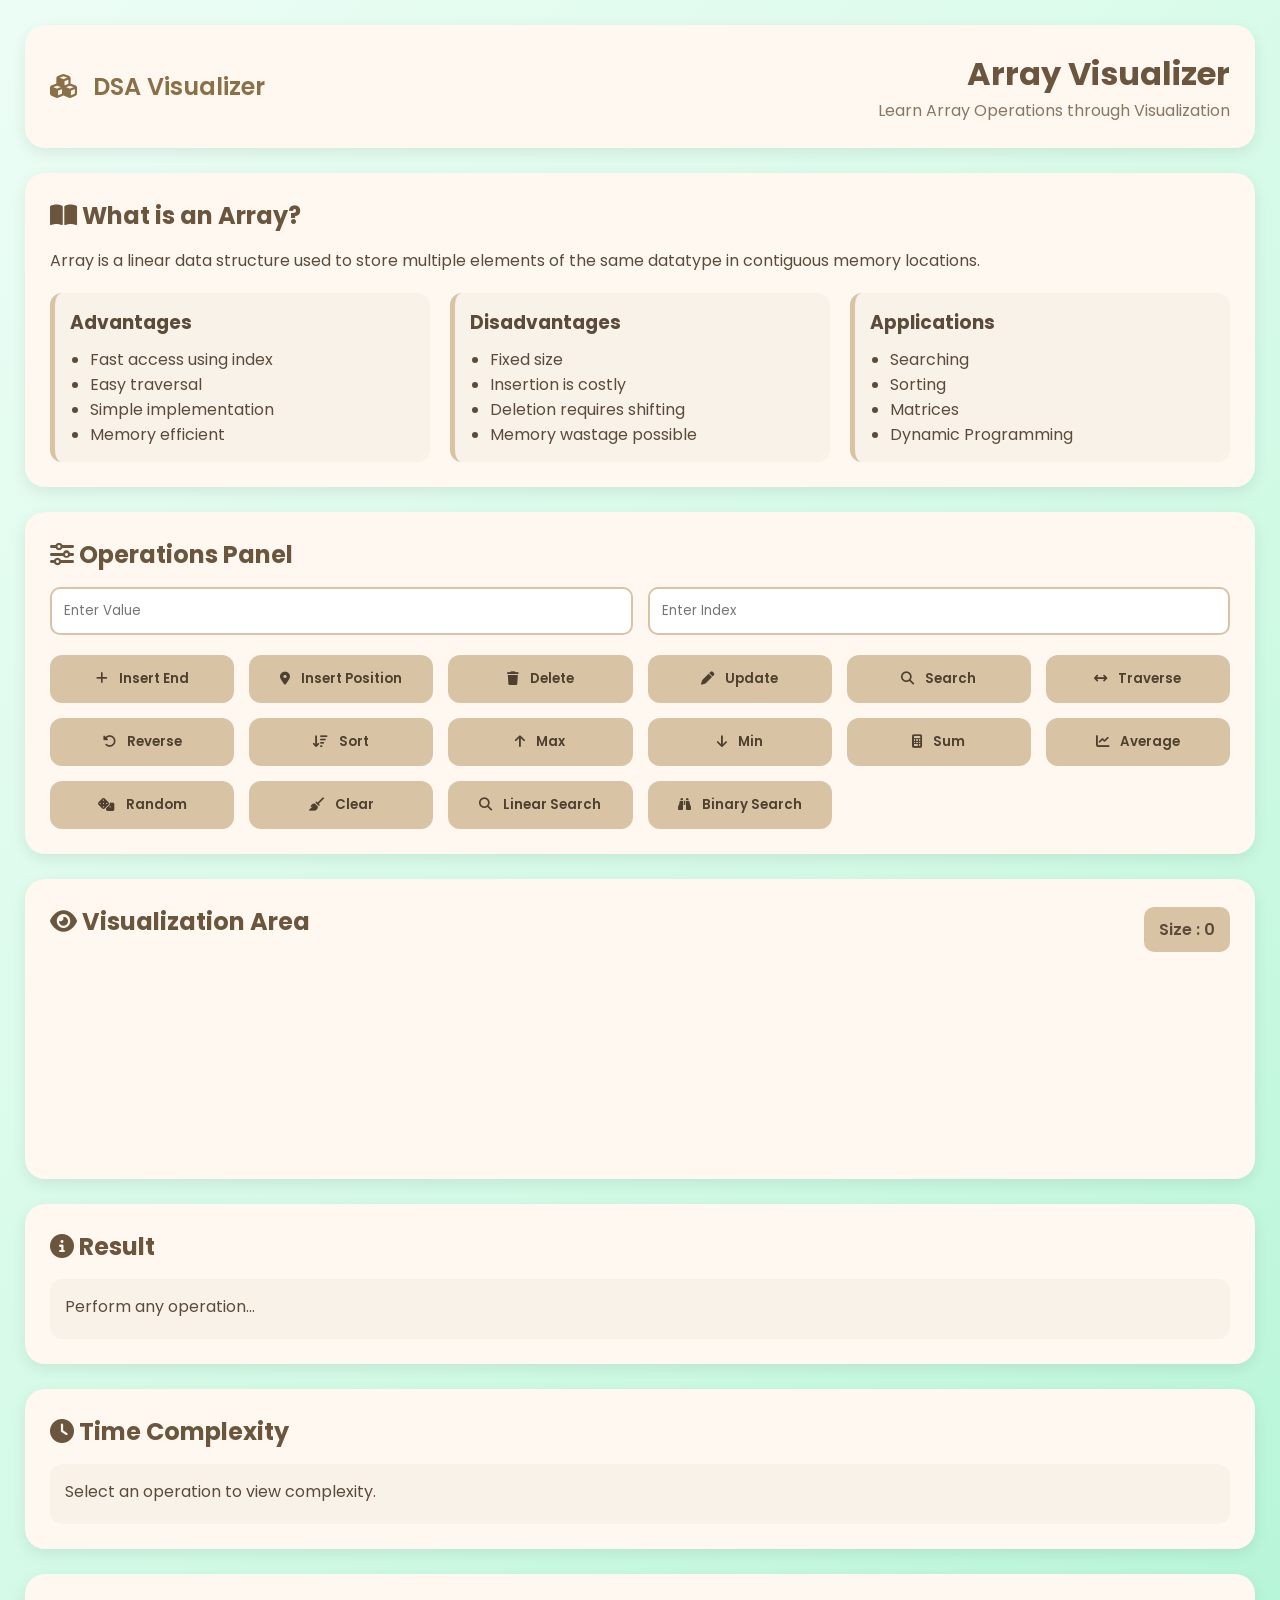
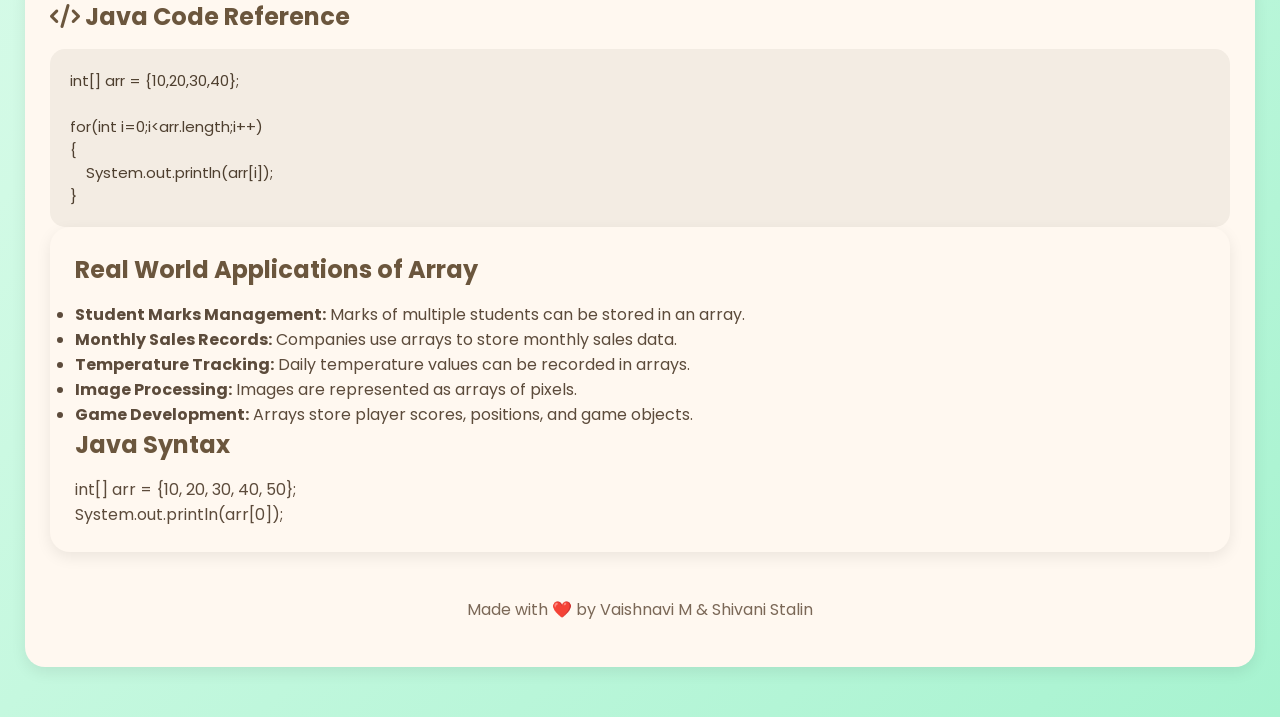
<file: array.html>
<!DOCTYPE html>
<html lang="en">

<head>
    <meta charset="UTF-8">
    <meta name="viewport" content="width=device-width, initial-scale=1.0">

    <title>Array Visualizer | DSA Visualizer</title>

    <link href="https://fonts.googleapis.com/css2?family=Poppins:wght@300;400;500;600;700&display=swap"
        rel="stylesheet">

    <link rel="stylesheet"
        href="https://cdnjs.cloudflare.com/ajax/libs/font-awesome/6.5.1/css/all.min.css">

    <link rel="stylesheet" href="array.css">
<style>
body{
    background:linear-gradient(
        135deg,
        #ECFDF5,
        #D1FAE5,
        #A7F3D0
    ) !important;
}
</style></head>

<body>

    <!-- HEADER -->

    <header class="header">

        <div class="logo">
            <i class="fa-solid fa-cubes"></i>
            DSA Visualizer
        </div>

        <div class="page-title">
            <h1>Array Visualizer</h1>
            <p>Learn Array Operations through Visualization</p>
        </div>

    </header>

    <!-- THEORY -->

    <section class="theory-card">

        <h2>
            <i class="fa-solid fa-book-open"></i>
            What is an Array?
        </h2>

        <p>
            Array is a linear data structure used to store multiple elements
            of the same datatype in contiguous memory locations.
        </p>

        <div class="theory-grid">

            <div class="info-box">
                <h3>Advantages</h3>

                <ul>
                    <li>Fast access using index</li>
                    <li>Easy traversal</li>
                    <li>Simple implementation</li>
                    <li>Memory efficient</li>
                </ul>
            </div>

            <div class="info-box">
                <h3>Disadvantages</h3>

                <ul>
                    <li>Fixed size</li>
                    <li>Insertion is costly</li>
                    <li>Deletion requires shifting</li>
                    <li>Memory wastage possible</li>
                </ul>
            </div>

            <div class="info-box">
                <h3>Applications</h3>

                <ul>
                    <li>Searching</li>
                    <li>Sorting</li>
                    <li>Matrices</li>
                    <li>Dynamic Programming</li>
                </ul>
            </div>

        </div>

    </section>

    <!-- OPERATIONS -->

    <section class="control-card">

        <h2>
            <i class="fa-solid fa-sliders"></i>
            Operations Panel
        </h2>

        <div class="input-section">

            <input type="number"
                id="value"
                placeholder="Enter Value">

            <input type="number"
                id="index"
                placeholder="Enter Index">

        </div>

        <div class="button-grid">

            <button onclick="insertEnd()">
                <i class="fa-solid fa-plus"></i>
                Insert End
            </button>

            <button onclick="insertAtPosition()">
                <i class="fa-solid fa-location-dot"></i>
                Insert Position
            </button>

            <button onclick="deleteByIndex()">
                <i class="fa-solid fa-trash"></i>
                Delete
            </button>

            <button onclick="updateElement()">
                <i class="fa-solid fa-pen"></i>
                Update
            </button>

            <button onclick="searchElement()">
                <i class="fa-solid fa-magnifying-glass"></i>
                Search
            </button>

            <button onclick="traverseArray()">
                <i class="fa-solid fa-arrows-left-right"></i>
                Traverse
            </button>

            <button onclick="reverseArray()">
                <i class="fa-solid fa-rotate-left"></i>
                Reverse
            </button>

            <button onclick="sortArray()">
                <i class="fa-solid fa-arrow-down-wide-short"></i>
                Sort
            </button>

            <button onclick="findMax()">
                <i class="fa-solid fa-arrow-up"></i>
                Max
            </button>

            <button onclick="findMin()">
                <i class="fa-solid fa-arrow-down"></i>
                Min
            </button>

            <button onclick="findSum()">
                <i class="fa-solid fa-calculator"></i>
                Sum
            </button>

            <button onclick="findAverage()">
                <i class="fa-solid fa-chart-line"></i>
                Average
            </button>

            <button onclick="generateRandomArray()">
                <i class="fa-solid fa-dice"></i>
                Random
            </button>

            <button onclick="clearArray()">
                <i class="fa-solid fa-broom"></i>
                Clear
            </button>

            <button onclick="linearSearchAnimation()">
                <i class="fa-solid fa-search"></i>
                Linear Search
            </button>

            <button onclick="binarySearchAnimation()">
                <i class="fa-solid fa-binoculars"></i>
                Binary Search
            </button>

        </div>

    </section>

    <!-- VISUALIZATION -->

    <section class="visualizer-card">

        <div class="visual-header">

            <h2>
                <i class="fa-solid fa-eye"></i>
                Visualization Area
            </h2>

            <div id="size-display">
                Size : 0
            </div>

        </div>

        <div id="array-container">

        </div>

    </section>

    <!-- RESULT -->

    <section class="result-card">

        <h2>
            <i class="fa-solid fa-circle-info"></i>
            Result
        </h2>

        <div id="result">
            Perform any operation...
        </div>

    </section>

    <!-- TIME COMPLEXITY -->

    <section class="complexity-card">

        <h2>
            <i class="fa-solid fa-clock"></i>
            Time Complexity
        </h2>

        <div id="complexity-result">
            Select an operation to view complexity.
        </div>

    </section>

    <!-- JAVA CODE -->

    <section class="code-card">

        <h2>
            <i class="fa-solid fa-code"></i>
            Java Code Reference
        </h2>

<pre id="code-viewer">
int[] arr = {10,20,30,40};

for(int i=0;i&lt;arr.length;i++)
{
    System.out.println(arr[i]);
}
</pre>

    
    <section class="theory-card">
    <h2>Real World Applications of Array</h2>

    <ul>
        <li><strong>Student Marks Management:</strong> Marks of multiple students can be stored in an array.</li>

        <li><strong>Monthly Sales Records:</strong> Companies use arrays to store monthly sales data.</li>

        <li><strong>Temperature Tracking:</strong> Daily temperature values can be recorded in arrays.</li>

        <li><strong>Image Processing:</strong> Images are represented as arrays of pixels.</li>

        <li><strong>Game Development:</strong> Arrays store player scores, positions, and game objects.</li>
    </ul>

    <h2>Java Syntax</h2>

<pre>
int[] arr = {10, 20, 30, 40, 50};
System.out.println(arr[0]);
</pre>
  </section>

    <!-- FOOTER -->

    <footer>
        <p>
            Made with ❤️ by Vaishnavi M & Shivani Stalin
        </p>
    </footer>

    <script src="array.js"></script>

</body>

</html>
</file>
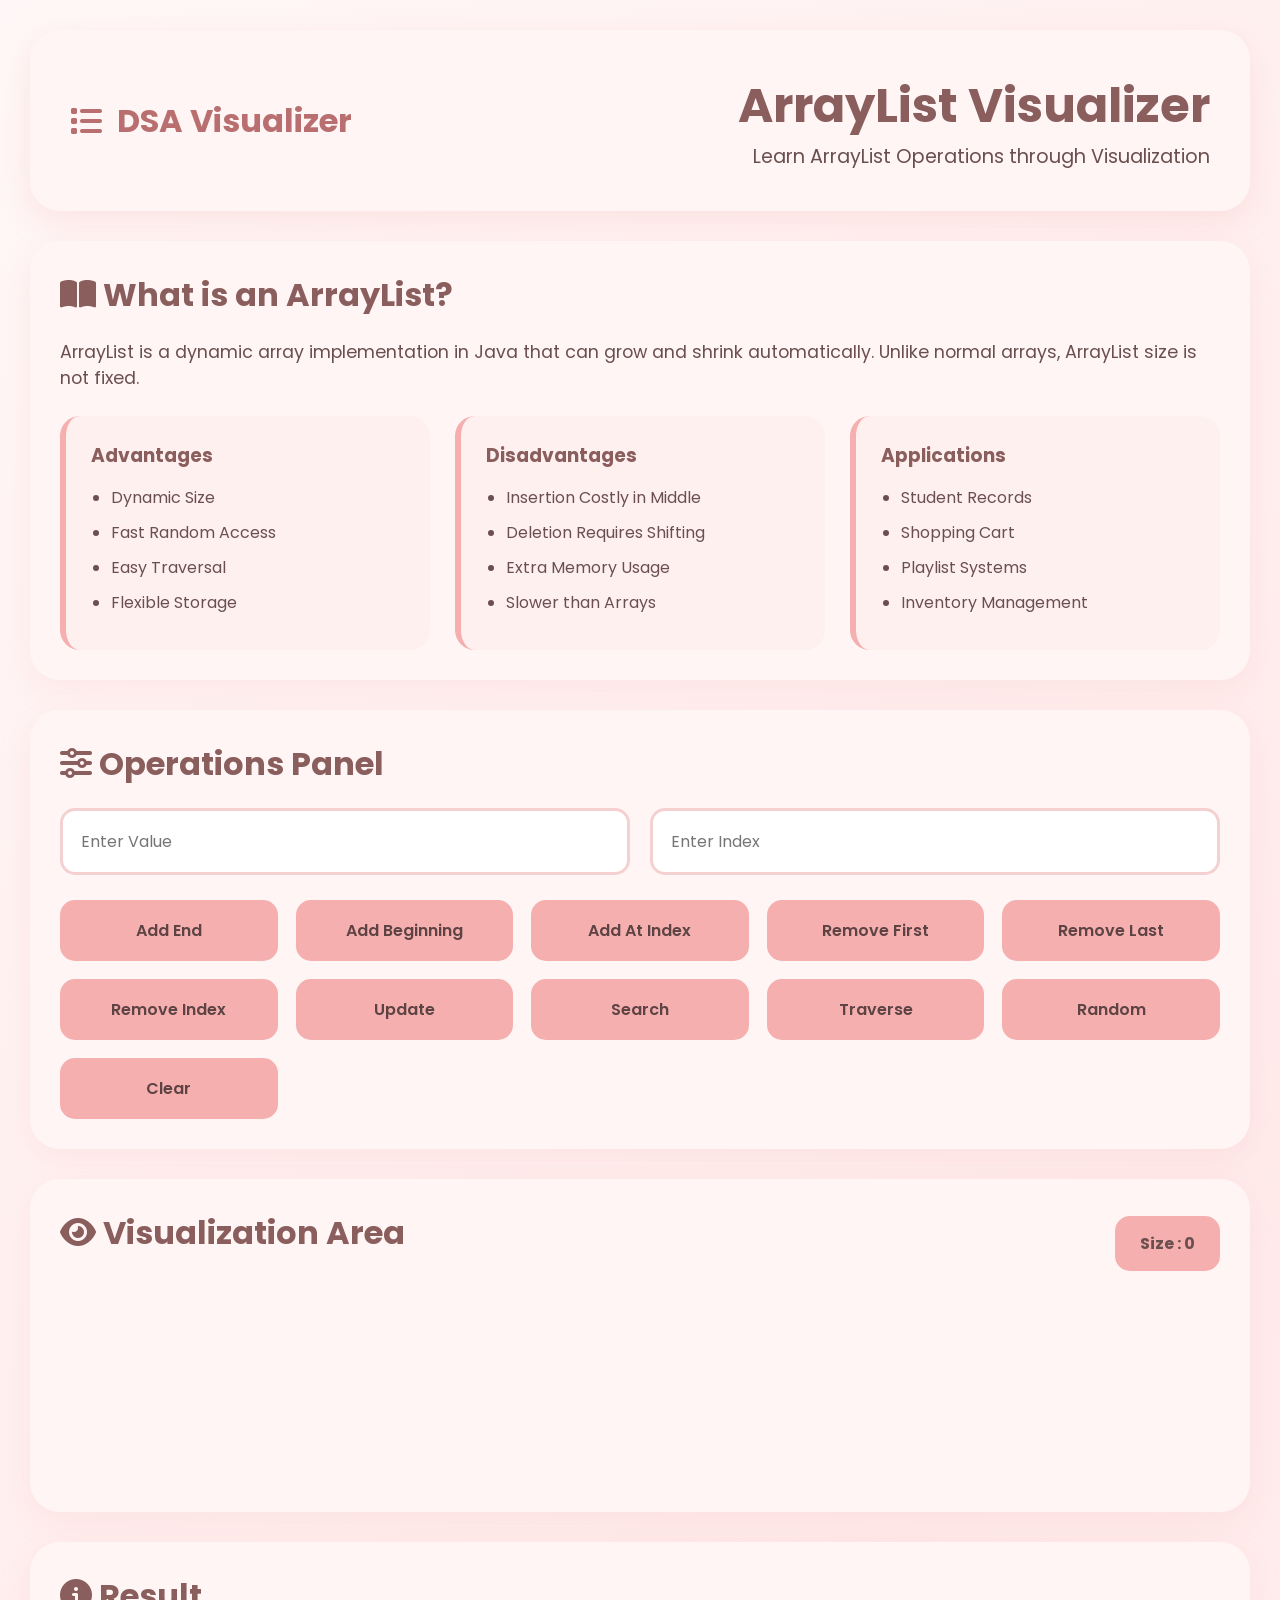
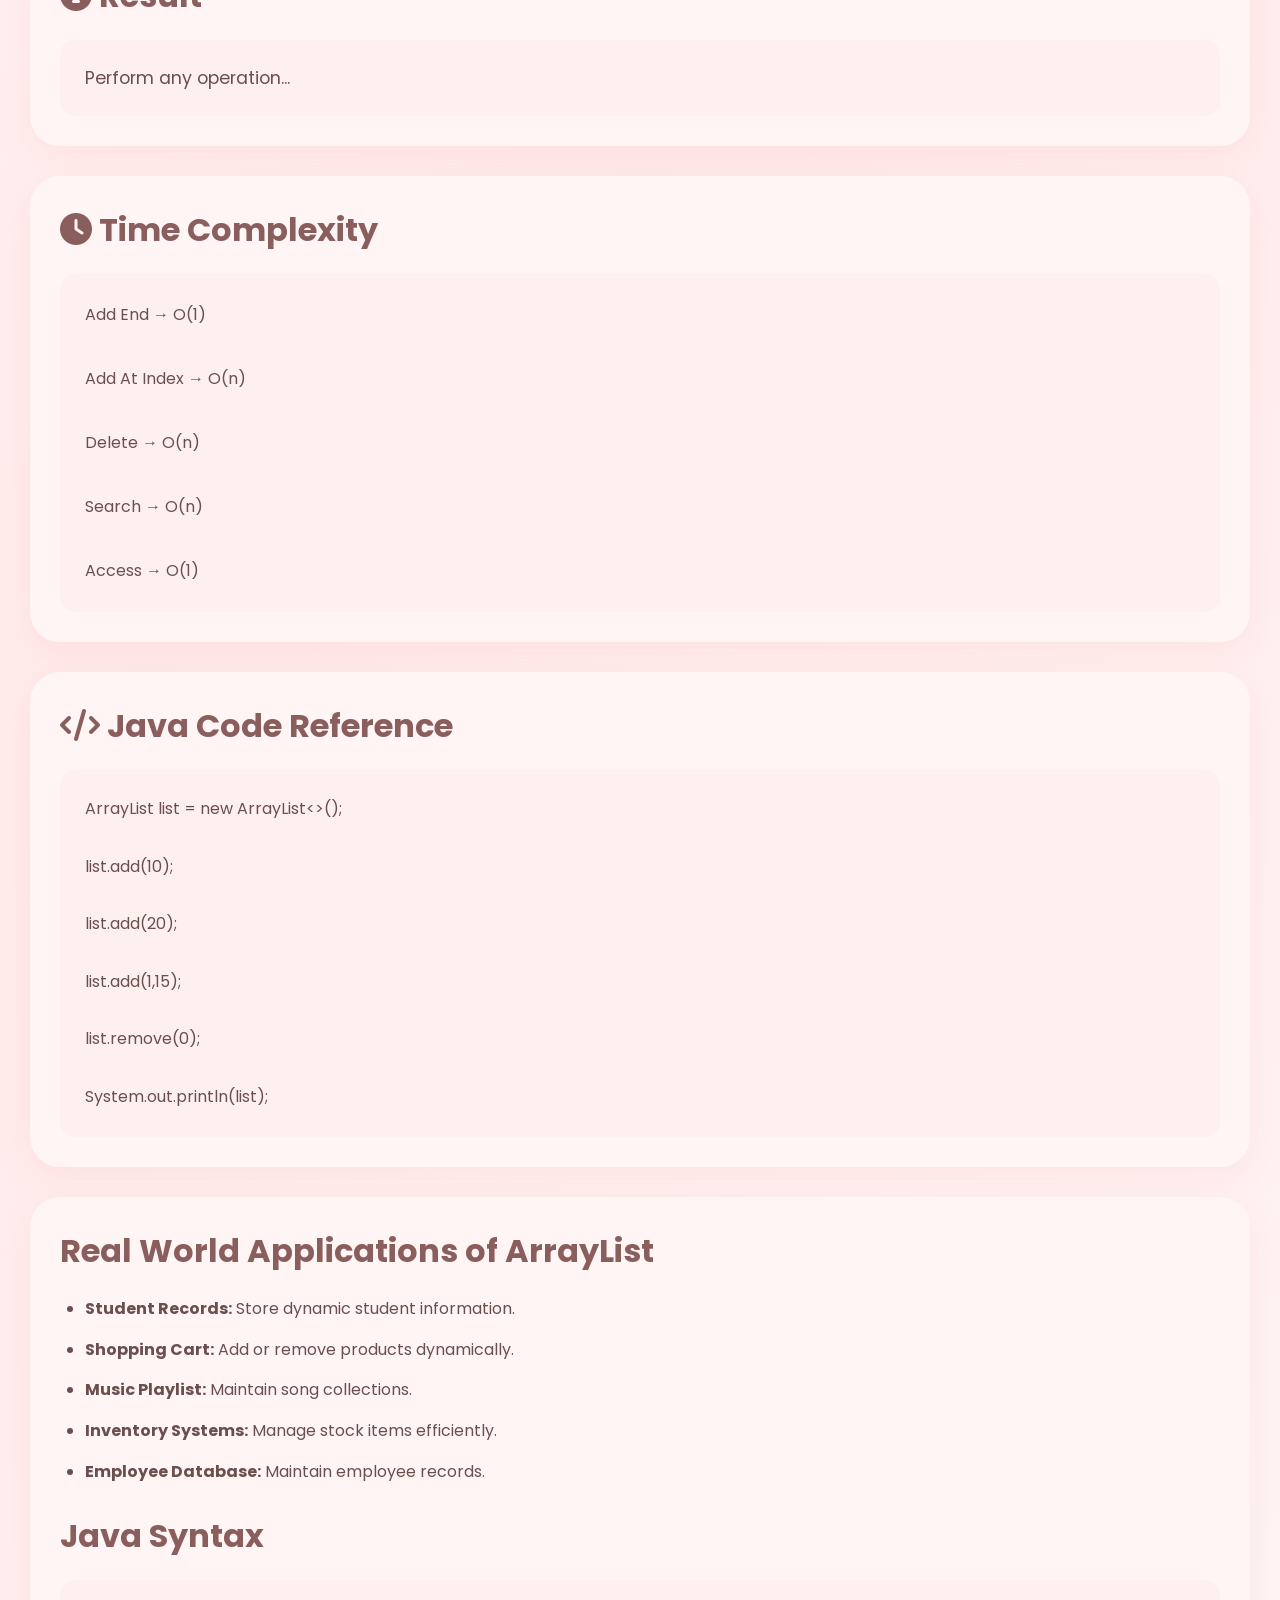
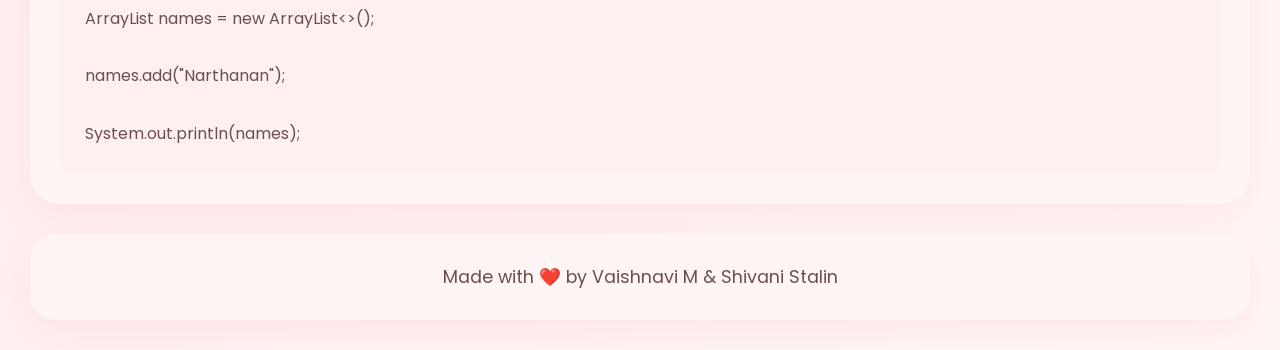
<file: arraylist.html>
<!DOCTYPE html>
<html lang="en">

<head>

    <meta charset="UTF-8">
    <meta name="viewport" content="width=device-width, initial-scale=1.0">

    <title>ArrayList Visualizer | DSA Visualizer</title>

    <link href="https://fonts.googleapis.com/css2?family=Poppins:wght@300;400;500;600;700&display=swap"
        rel="stylesheet">

    <link rel="stylesheet"
        href="https://cdnjs.cloudflare.com/ajax/libs/font-awesome/6.5.1/css/all.min.css">

    <link rel="stylesheet" href="arraylist.css">

</head>

<body>

    <!-- HEADER -->

    <header class="header">

        <div class="logo">
            <i class="fa-solid fa-list"></i>
            DSA Visualizer
        </div>

        <div class="page-title">
            <h1>ArrayList Visualizer</h1>
            <p>Learn ArrayList Operations through Visualization</p>
        </div>

    </header>

    <!-- THEORY -->

    <section class="theory-card">

        <h2>
            <i class="fa-solid fa-book-open"></i>
            What is an ArrayList?
        </h2>

        <p>
            ArrayList is a dynamic array implementation in Java that can grow
            and shrink automatically. Unlike normal arrays, ArrayList size is
            not fixed.
        </p>

        <div class="theory-grid">

            <div class="info-box">

                <h3>Advantages</h3>

                <ul>
                    <li>Dynamic Size</li>
                    <li>Fast Random Access</li>
                    <li>Easy Traversal</li>
                    <li>Flexible Storage</li>
                </ul>

            </div>

            <div class="info-box">

                <h3>Disadvantages</h3>

                <ul>
                    <li>Insertion Costly in Middle</li>
                    <li>Deletion Requires Shifting</li>
                    <li>Extra Memory Usage</li>
                    <li>Slower than Arrays</li>
                </ul>

            </div>

            <div class="info-box">

                <h3>Applications</h3>

                <ul>
                    <li>Student Records</li>
                    <li>Shopping Cart</li>
                    <li>Playlist Systems</li>
                    <li>Inventory Management</li>
                </ul>

            </div>

        </div>

    </section>

    <!-- OPERATIONS PANEL -->

    <section class="control-card">

        <h2>
            <i class="fa-solid fa-sliders"></i>
            Operations Panel
        </h2>

        <div class="input-section">

            <input
                type="number"
                id="valueInput"
                placeholder="Enter Value">

            <input
                type="number"
                id="indexInput"
                placeholder="Enter Index">

        </div>

        <div class="button-grid">

            <button onclick="addEnd()">
                Add End
            </button>

            <button onclick="addBeginning()">
                Add Beginning
            </button>

            <button onclick="addAtIndex()">
                Add At Index
            </button>

            <button onclick="removeFirst()">
                Remove First
            </button>

            <button onclick="removeLast()">
                Remove Last
            </button>

            <button onclick="removeIndex()">
                Remove Index
            </button>

            <button onclick="updateElement()">
                Update
            </button>

            <button onclick="searchElement()">
                Search
            </button>

            <button onclick="traverseArray()">
                Traverse
            </button>

            <button onclick="generateRandom()">
                Random
            </button>

            <button onclick="clearArray()">
                Clear
            </button>

        </div>

    </section>

    <!-- VISUALIZATION -->

    <section class="visualizer-card">

        <div class="visual-header">

            <h2>
                <i class="fa-solid fa-eye"></i>
                Visualization Area
            </h2>

            <div id="sizeBox">
                Size : 0
            </div>

        </div>

        <div id="arrayContainer">

        </div>

    </section>

    <!-- RESULT -->

    <section class="result-card">

        <h2>
            <i class="fa-solid fa-circle-info"></i>
            Result
        </h2>

        <div id="messageBox">
            Perform any operation...
        </div>

    </section>

    <!-- TIME COMPLEXITY -->

    <section class="complexity-card">

        <h2>
            <i class="fa-solid fa-clock"></i>
            Time Complexity
        </h2>

        <div id="complexityBox">

            Add End → O(1)

            <br><br>

            Add At Index → O(n)

            <br><br>

            Delete → O(n)

            <br><br>

            Search → O(n)

            <br><br>

            Access → O(1)

        </div>

    </section>

    <!-- JAVA CODE -->

    <section class="code-card">

        <h2>
            <i class="fa-solid fa-code"></i>
            Java Code Reference
        </h2>

<pre>
ArrayList<Integer> list = new ArrayList<>();

list.add(10);

list.add(20);

list.add(1,15);

list.remove(0);

System.out.println(list);
</pre>

    </section>

    <!-- REAL WORLD APPLICATIONS -->

    <section class="application-card">

        <h2>
            Real World Applications of ArrayList
        </h2>

        <ul>

            <li>
                <strong>Student Records:</strong>
                Store dynamic student information.
            </li>

            <li>
                <strong>Shopping Cart:</strong>
                Add or remove products dynamically.
            </li>

            <li>
                <strong>Music Playlist:</strong>
                Maintain song collections.
            </li>

            <li>
                <strong>Inventory Systems:</strong>
                Manage stock items efficiently.
            </li>

            <li>
                <strong>Employee Database:</strong>
                Maintain employee records.
            </li>

        </ul>

        <h2>Java Syntax</h2>

<pre>
ArrayList<String> names = new ArrayList<>();

names.add("Narthanan");

System.out.println(names);
</pre>

    </section>

    <!-- FOOTER -->

    <footer>

        <p>
            Made with ❤️ by Vaishnavi M & Shivani Stalin
        </p>

    </footer>

    <script src="arraylist.js"></script>

</body>

</html>
</file>
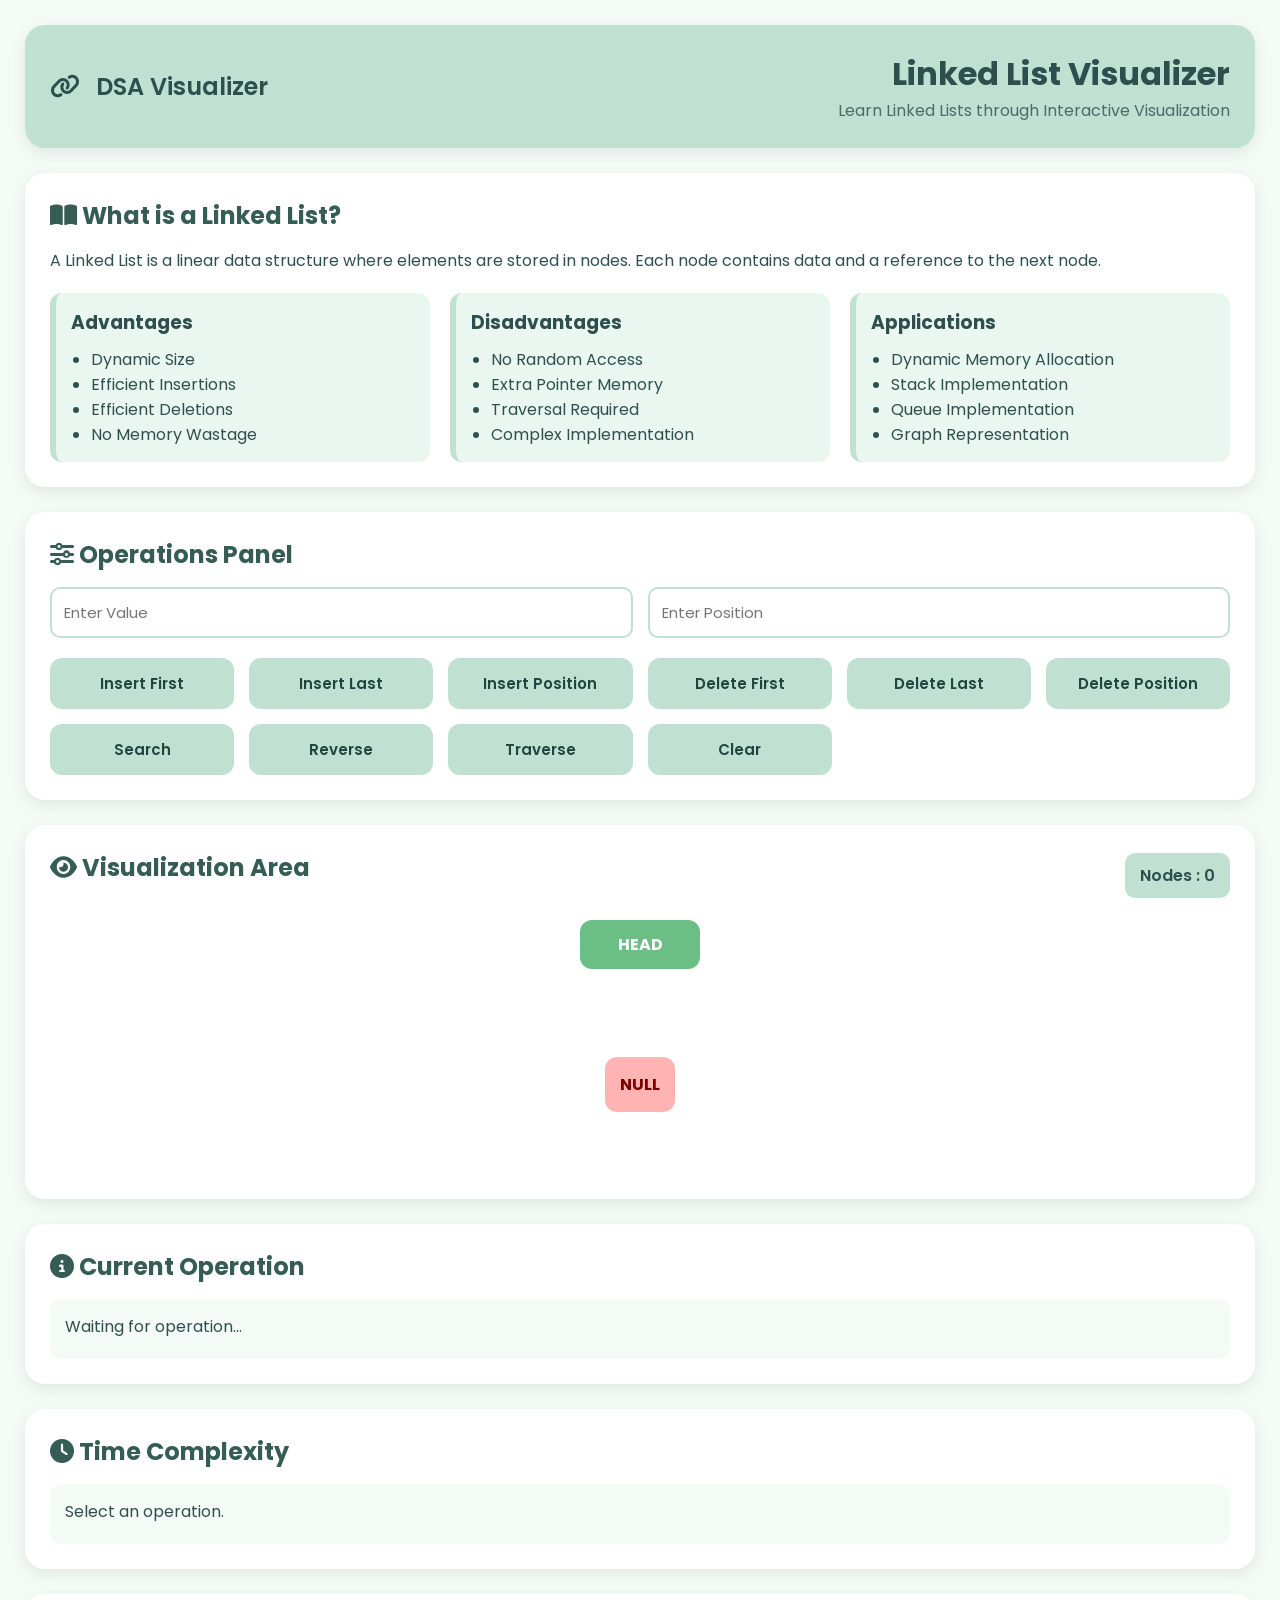
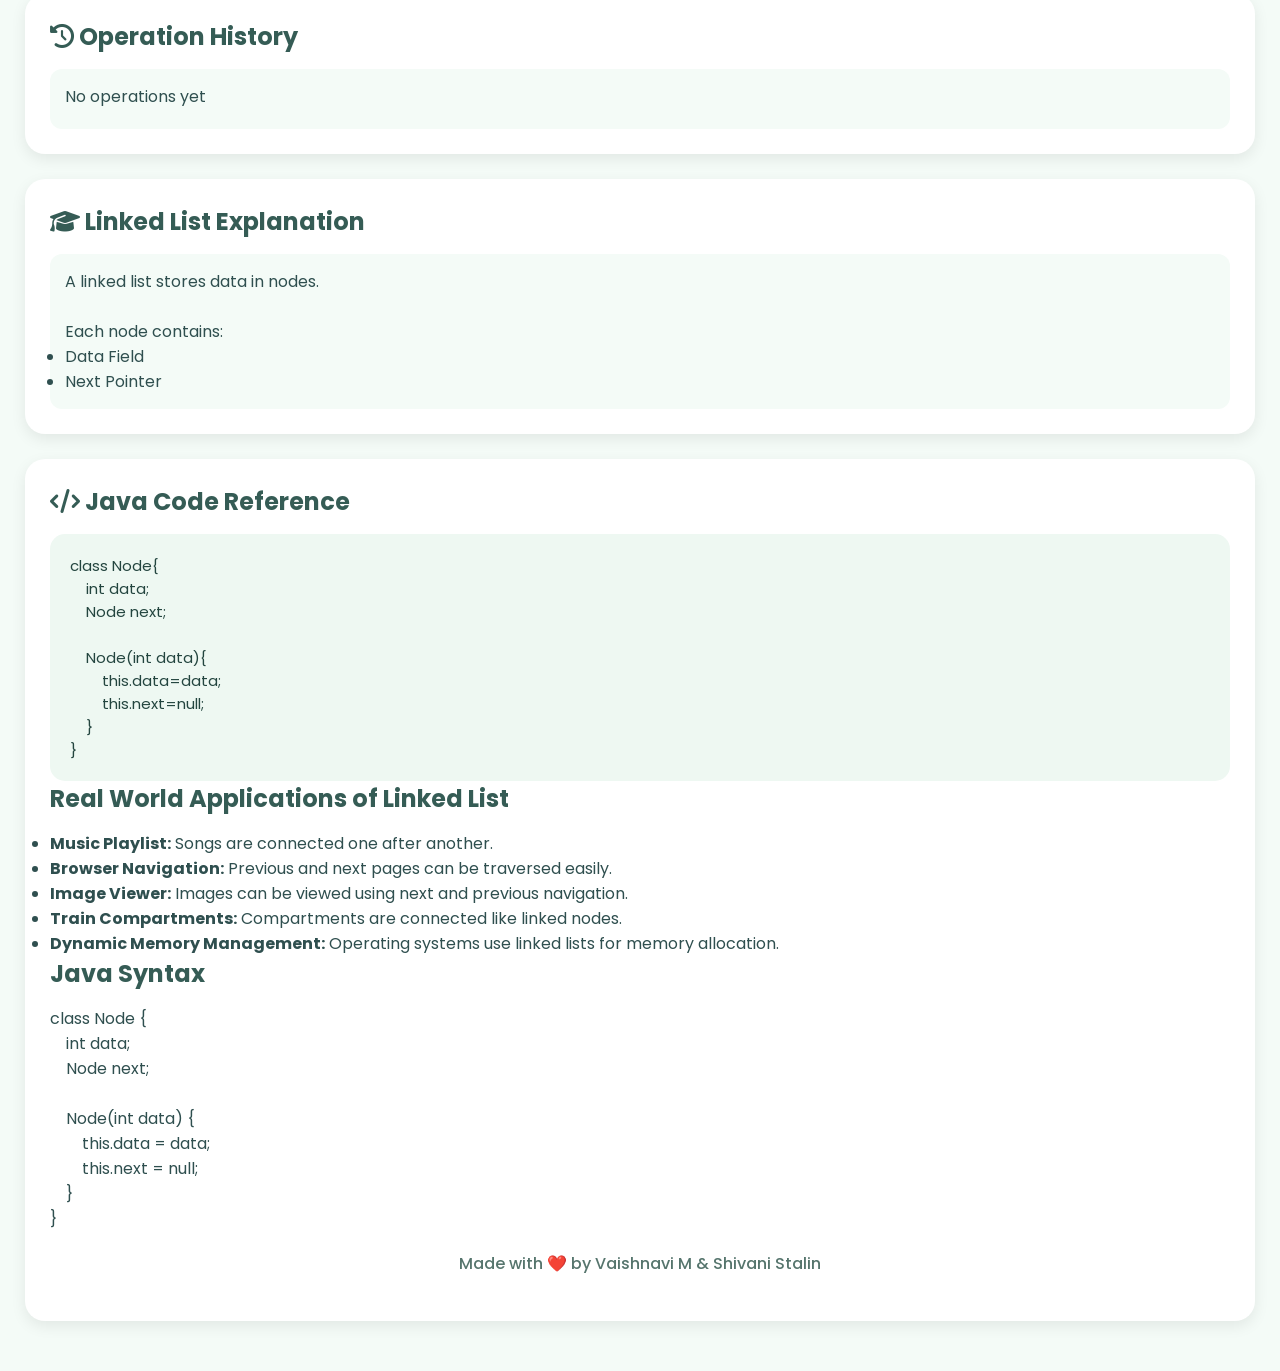
<file: linkedlist.html>
<!DOCTYPE html>
<html lang="en">

<head>
    <meta charset="UTF-8">
    <meta name="viewport" content="width=device-width, initial-scale=1.0">
    <title>Linked List Visualizer | DSA Visualizer</title>

    <link href="https://fonts.googleapis.com/css2?family=Poppins:wght@300;400;500;600;700&display=swap"
        rel="stylesheet">

    <link rel="stylesheet"
        href="https://cdnjs.cloudflare.com/ajax/libs/font-awesome/6.5.1/css/all.min.css">

    <link rel="stylesheet" href="linkedlist.css">
</head>

<body>

    <!-- HEADER -->

    <header class="header">

        <div class="logo">
            <i class="fa-solid fa-link"></i>
            DSA Visualizer
        </div>

        <div class="page-title">
            <h1>Linked List Visualizer</h1>
            <p>Learn Linked Lists through Interactive Visualization</p>
        </div>

    </header>

    <!-- THEORY -->

    <section class="theory-card">

        <h2>
            <i class="fa-solid fa-book-open"></i>
            What is a Linked List?
        </h2>

        <p>
            A Linked List is a linear data structure where elements are stored
            in nodes. Each node contains data and a reference to the next node.
        </p>

        <div class="theory-grid">

            <div class="info-box">
                <h3>Advantages</h3>

                <ul>
                    <li>Dynamic Size</li>
                    <li>Efficient Insertions</li>
                    <li>Efficient Deletions</li>
                    <li>No Memory Wastage</li>
                </ul>
            </div>

            <div class="info-box">
                <h3>Disadvantages</h3>

                <ul>
                    <li>No Random Access</li>
                    <li>Extra Pointer Memory</li>
                    <li>Traversal Required</li>
                    <li>Complex Implementation</li>
                </ul>
            </div>

            <div class="info-box">
                <h3>Applications</h3>

                <ul>
                    <li>Dynamic Memory Allocation</li>
                    <li>Stack Implementation</li>
                    <li>Queue Implementation</li>
                    <li>Graph Representation</li>
                </ul>
            </div>

        </div>

    </section>

    <!-- CONTROL PANEL -->

    <section class="control-card">

        <h2>
            <i class="fa-solid fa-sliders"></i>
            Operations Panel
        </h2>

        <div class="input-section">

            <input
                type="number"
                id="valueInput"
                placeholder="Enter Value">

            <input
                type="number"
                id="positionInput"
                placeholder="Enter Position">

        </div>

        <div class="button-grid">

            <button onclick="insertStart()">
                Insert First
            </button>

            <button onclick="insertEnd()">
                Insert Last
            </button>

            <button onclick="insertPosition()">
                Insert Position
            </button>

            <button onclick="deleteStart()">
                Delete First
            </button>

            <button onclick="deleteEnd()">
                Delete Last
            </button>

            <button onclick="deletePosition()">
                Delete Position
            </button>

            <button onclick="searchNode()">
                Search
            </button>

            <button onclick="reverseList()">
                Reverse
            </button>

            <button onclick="traverseList()">
                Traverse
            </button>

            <button onclick="clearList()">
                Clear
            </button>

        </div>

    </section>

    <!-- VISUALIZATION -->

    <section class="visualizer-card">

        <div class="visual-header">

            <h2>
                <i class="fa-solid fa-eye"></i>
                Visualization Area
            </h2>

            <div id="count">
                Nodes : 0
            </div>

        </div>

        <div class="head-node">
            HEAD
        </div>

        <div id="linkedListContainer">

        </div>

    </section>

    <!-- RESULT -->

    <section class="result-card">

        <h2>
            <i class="fa-solid fa-circle-info"></i>
            Current Operation
        </h2>

        <div id="operation">
            Waiting for operation...
        </div>

    </section>

    <!-- COMPLEXITY -->

    <section class="complexity-card">

        <h2>
            <i class="fa-solid fa-clock"></i>
            Time Complexity
        </h2>

        <div id="complexity">
            Select an operation.
        </div>

    </section>

    <!-- HISTORY -->

    <section class="history-card">

        <h2>
            <i class="fa-solid fa-clock-rotate-left"></i>
            Operation History
        </h2>

        <div id="history">
            No operations yet
        </div>

    </section>

    <!-- EXPLANATION -->

    <section class="learning-card">

        <h2>
            <i class="fa-solid fa-graduation-cap"></i>
            Linked List Explanation
        </h2>

        <div id="steps">

            A linked list stores data in nodes.

            <br><br>

            Each node contains:

            <ul>
                <li>Data Field</li>
                <li>Next Pointer</li>
            </ul>

        </div>

    </section>

    <!-- JAVA CODE -->

    <section class="code-card">

        <h2>
            <i class="fa-solid fa-code"></i>
            Java Code Reference
        </h2>

<pre id="code-viewer">
class Node{
    int data;
    Node next;

    Node(int data){
        this.data=data;
        this.next=null;
    }
}
</pre>

    <div class="theory-section">
    <h2>Real World Applications of Linked List</h2>

    <ul>
        <li><strong>Music Playlist:</strong> Songs are connected one after another.</li>

        <li><strong>Browser Navigation:</strong> Previous and next pages can be traversed easily.</li>

        <li><strong>Image Viewer:</strong> Images can be viewed using next and previous navigation.</li>

        <li><strong>Train Compartments:</strong> Compartments are connected like linked nodes.</li>

        <li><strong>Dynamic Memory Management:</strong> Operating systems use linked lists for memory allocation.</li>
    </ul>

    <h2>Java Syntax</h2>

<pre>
class Node {
    int data;
    Node next;

    Node(int data) {
        this.data = data;
        this.next = null;
    }
}
</pre>
</div>
    <!-- FOOTER -->

    <footer>

        <p>
            Made with ❤️ by Vaishnavi M & Shivani Stalin
        </p>

    </footer>

    <script src="linkedlist.js"></script>

</body>

</html>
</file>
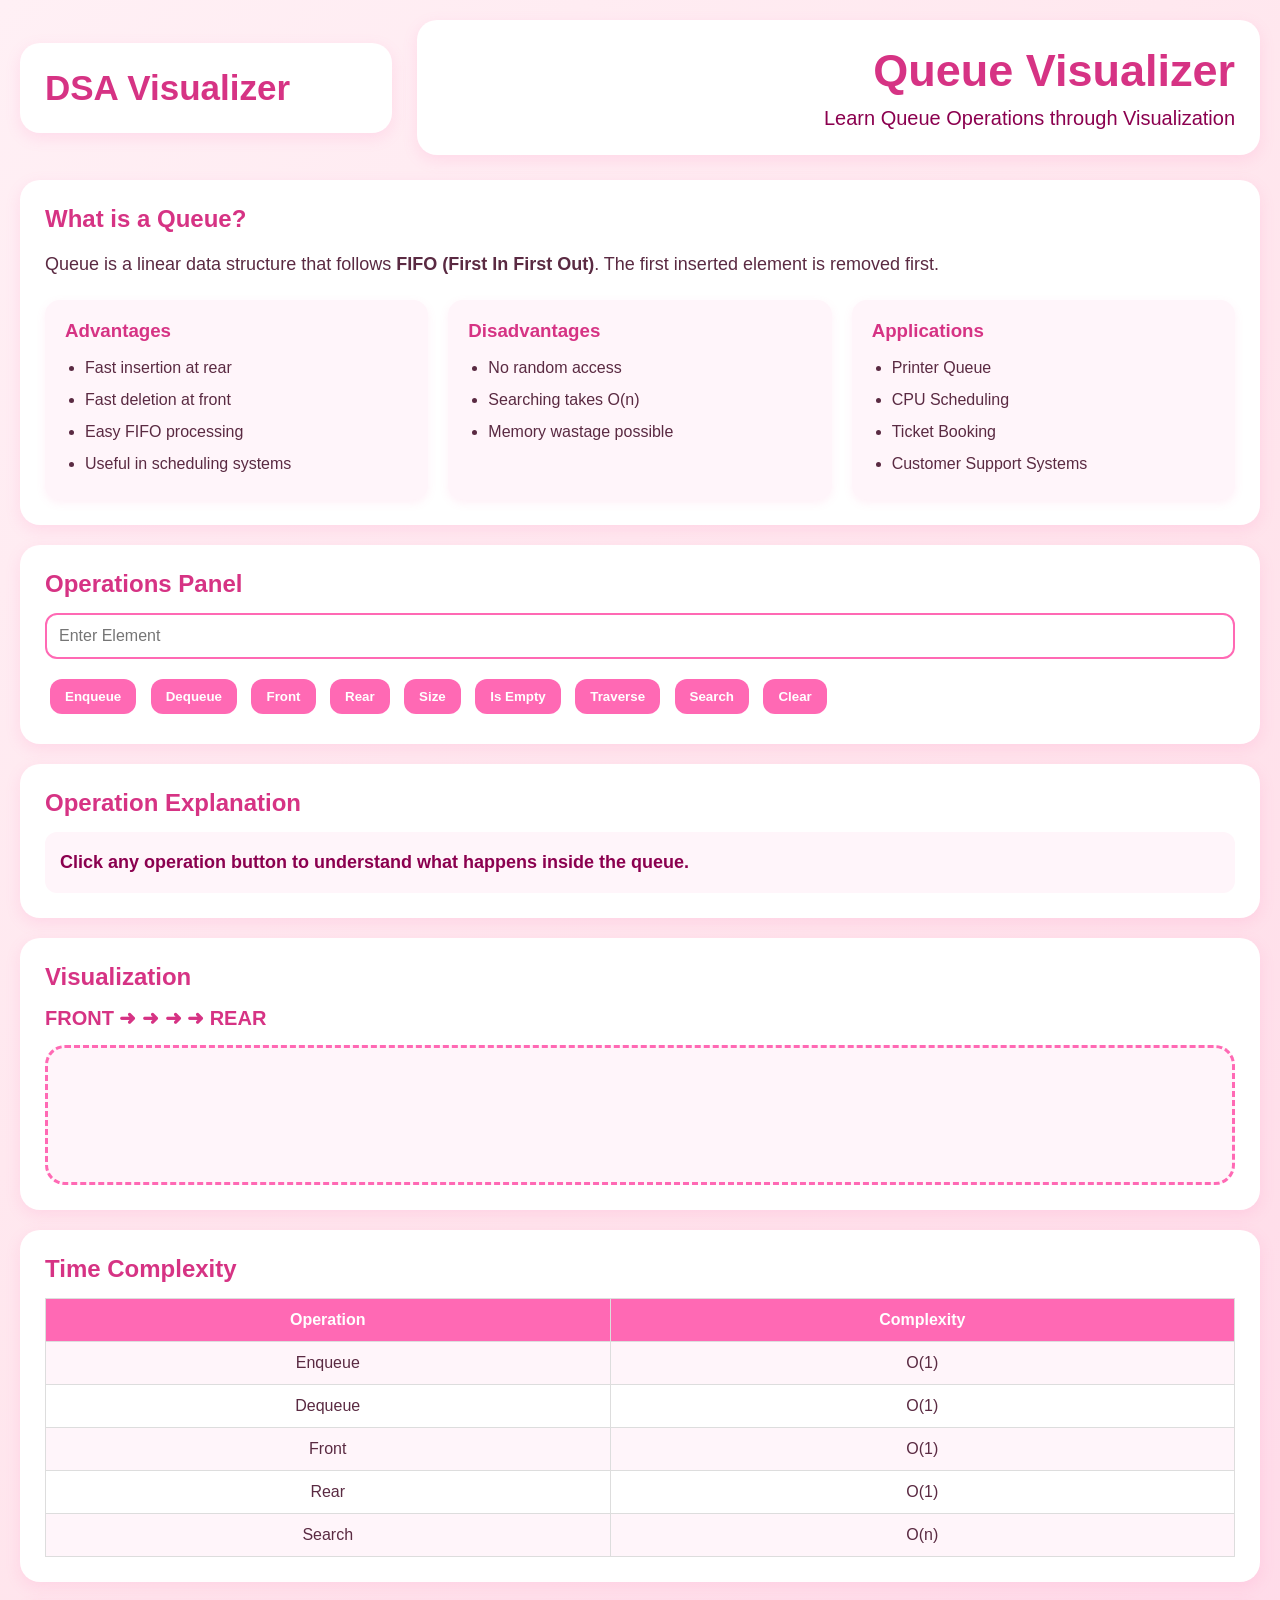
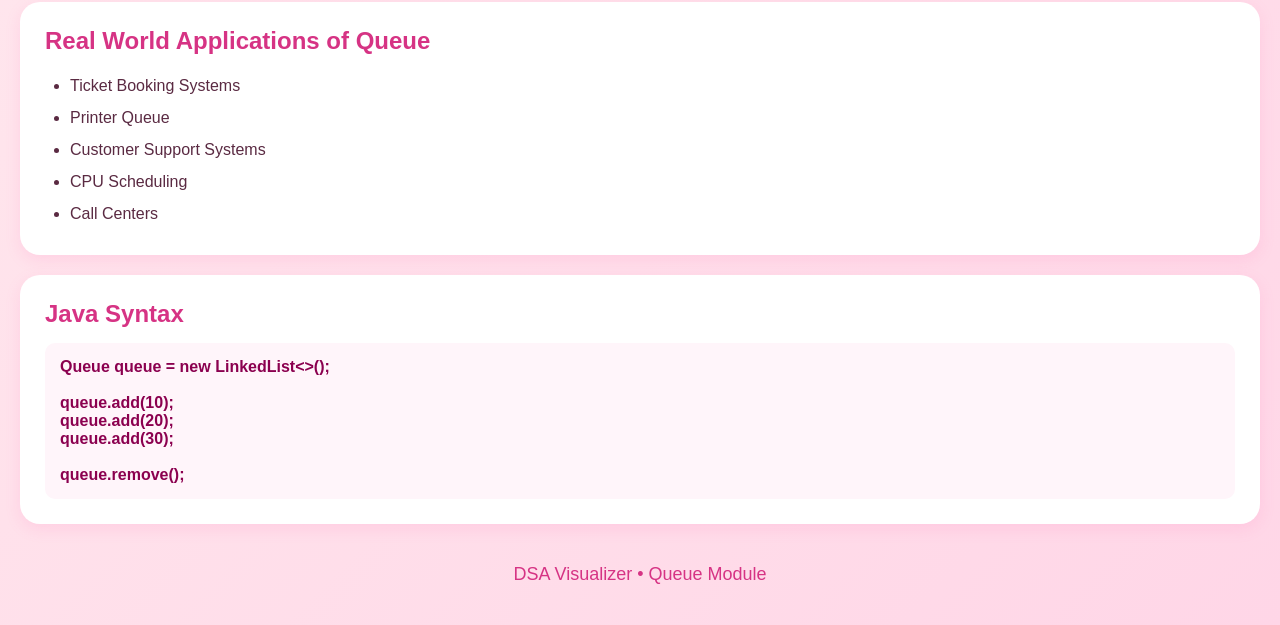
<file: queue.html>
<!DOCTYPE html>
<html lang="en">
<head>
<meta charset="UTF-8">
<meta name="viewport" content="width=device-width, initial-scale=1.0">
<title>Queue Visualizer | DSA Visualizer</title>

<link rel="stylesheet" href="queue.css">
</head>

<body>

<header class="hero">

<div class="hero-left">
<h1>DSA Visualizer</h1>
</div>

<div class="hero-right">
<h1>Queue Visualizer</h1>
<p>Learn Queue Operations through Visualization</p>
</div>

</header>

<section class="card">

<h2>What is a Queue?</h2>

<p>
Queue is a linear data structure that follows
<strong>FIFO (First In First Out)</strong>.
The first inserted element is removed first.
</p>

<div class="info-grid">

<div class="info-box">
<h3>Advantages</h3>
<ul>
<li>Fast insertion at rear</li>
<li>Fast deletion at front</li>
<li>Easy FIFO processing</li>
<li>Useful in scheduling systems</li>
</ul>
</div>

<div class="info-box">
<h3>Disadvantages</h3>
<ul>
<li>No random access</li>
<li>Searching takes O(n)</li>
<li>Memory wastage possible</li>
</ul>
</div>

<div class="info-box">
<h3>Applications</h3>
<ul>
<li>Printer Queue</li>
<li>CPU Scheduling</li>
<li>Ticket Booking</li>
<li>Customer Support Systems</li>
</ul>
</div>

</div>

</section>

<section class="card">

<h2>Operations Panel</h2>

<input
type="number"
id="value"
placeholder="Enter Element">

<div class="button-group">

<button onclick="enqueue()">Enqueue</button>
<button onclick="dequeue()">Dequeue</button>
<button onclick="frontElement()">Front</button>
<button onclick="rearElement()">Rear</button>
<button onclick="queueSize()">Size</button>
<button onclick="isEmpty()">Is Empty</button>
<button onclick="traverseQueue()">Traverse</button>
<button onclick="searchElement()">Search</button>
<button onclick="clearQueue()">Clear</button>

</div>

</section>

<section class="card">

<h2>Operation Explanation</h2>

<p id="message">
Click any operation button to understand what happens inside the queue.
</p>

</section>

<section class="card">

<h2>Visualization</h2>

<div class="label">
FRONT ➜ ➜ ➜ ➜ REAR
</div>

<div id="queue" class="queue-container"></div>

</section>

<section class="card">

<h2>Time Complexity</h2>

<table>

<tr>
<th>Operation</th>
<th>Complexity</th>
</tr>

<tr>
<td>Enqueue</td>
<td>O(1)</td>
</tr>

<tr>
<td>Dequeue</td>
<td>O(1)</td>
</tr>

<tr>
<td>Front</td>
<td>O(1)</td>
</tr>

<tr>
<td>Rear</td>
<td>O(1)</td>
</tr>

<tr>
<td>Search</td>
<td>O(n)</td>
</tr>

</table>

</section>

<section class="card">

<h2>Real World Applications of Queue</h2>

<ul>
<li>Ticket Booking Systems</li>
<li>Printer Queue</li>
<li>Customer Support Systems</li>
<li>CPU Scheduling</li>
<li>Call Centers</li>
</ul>

</section>

<section class="card">

<h2>Java Syntax</h2>

<pre>
Queue<Integer> queue = new LinkedList<>();

queue.add(10);
queue.add(20);
queue.add(30);

queue.remove();
</pre>

</section>

<footer>
<p>DSA Visualizer • Queue Module</p>
</footer>

<script src="queue.js"></script>

</body>
</html>
</file>
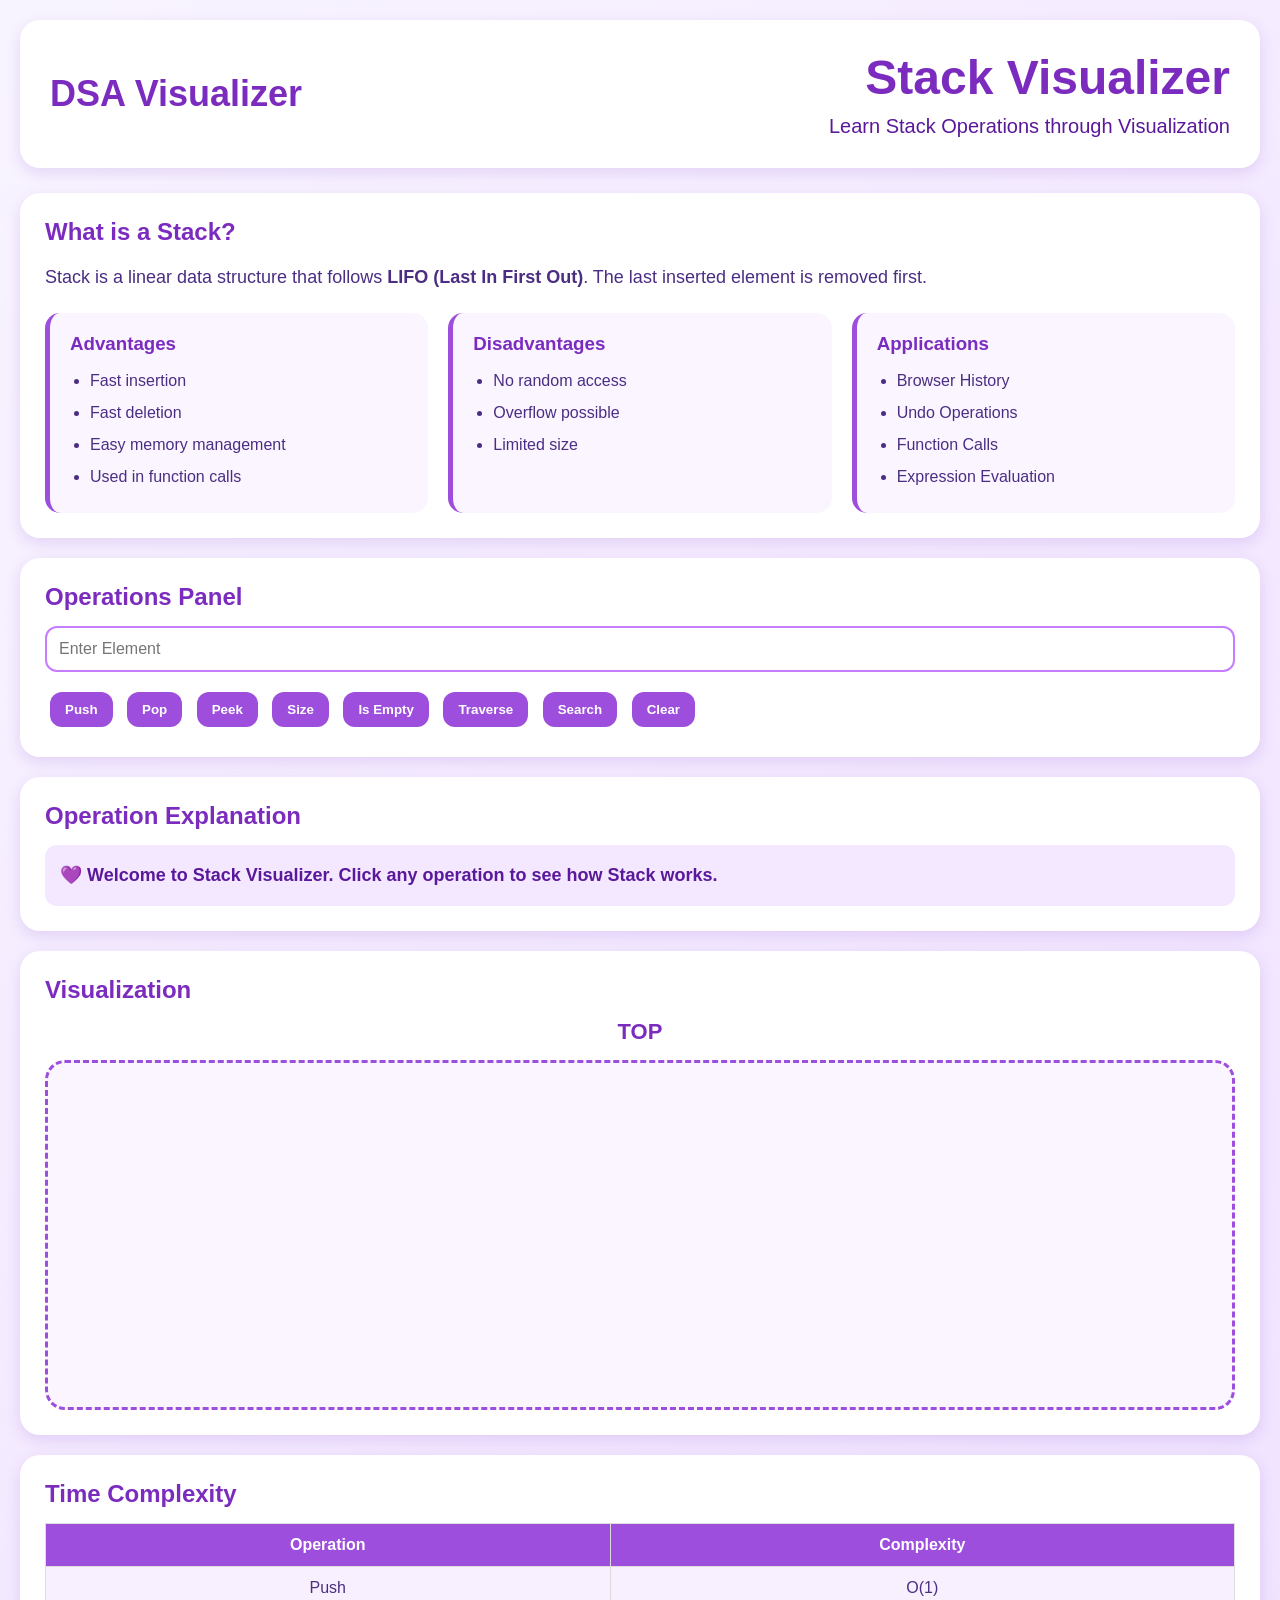
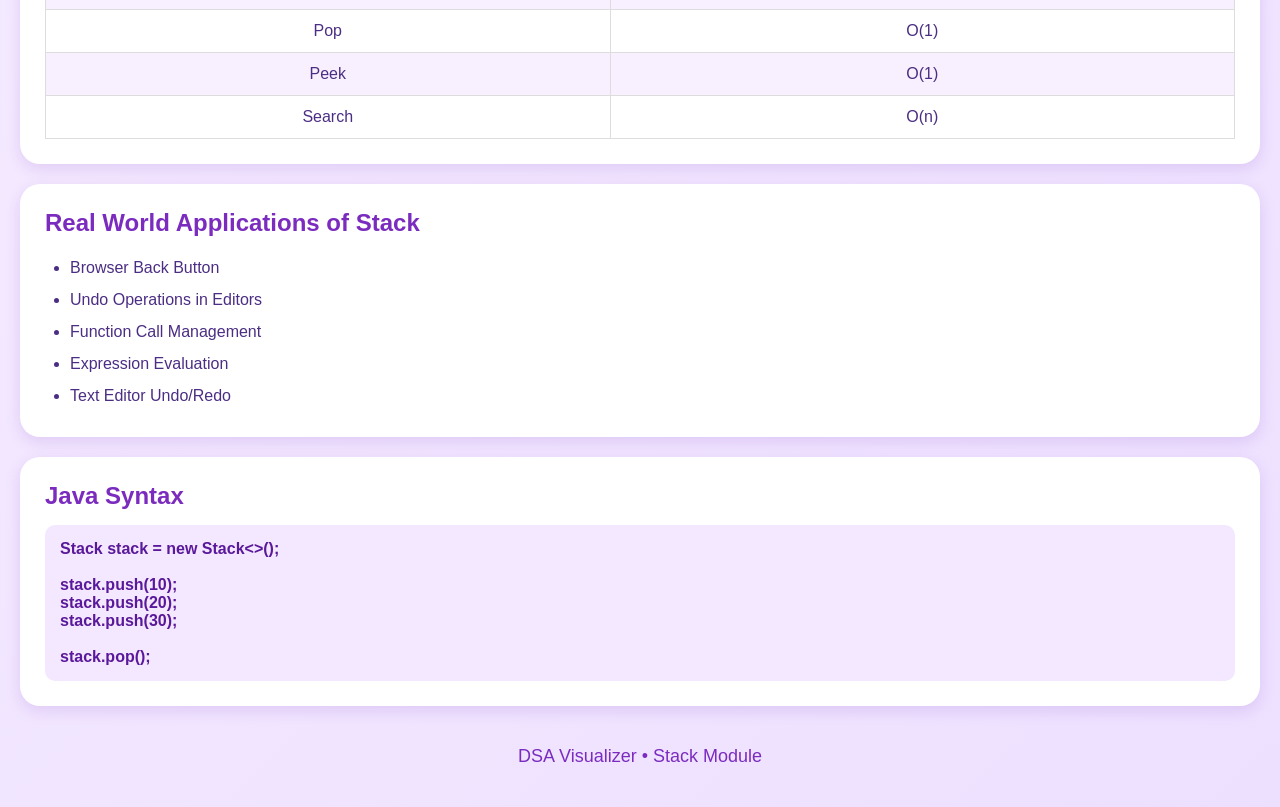
<file: stack.html>
<!DOCTYPE html>
<html lang="en">
<head>
<meta charset="UTF-8">
<meta name="viewport" content="width=device-width, initial-scale=1.0">

<title>Stack Visualizer | DSA Visualizer</title>

<link rel="stylesheet" href="stack.css">
</head>

<body>

<!-- HEADER -->

<header class="hero">

<div class="hero-left">
<h1>DSA Visualizer</h1>
</div>

<div class="hero-right">
<h1>Stack Visualizer</h1>
<p>Learn Stack Operations through Visualization</p>
</div>

</header>

<!-- WHAT IS STACK -->

<section class="card">

<h2>What is a Stack?</h2>

<p>
Stack is a linear data structure that follows
<strong>LIFO (Last In First Out)</strong>.
The last inserted element is removed first.
</p>

<div class="info-grid">

<div class="info-box">
<h3>Advantages</h3>
<ul>
<li>Fast insertion</li>
<li>Fast deletion</li>
<li>Easy memory management</li>
<li>Used in function calls</li>
</ul>
</div>

<div class="info-box">
<h3>Disadvantages</h3>
<ul>
<li>No random access</li>
<li>Overflow possible</li>
<li>Limited size</li>
</ul>
</div>

<div class="info-box">
<h3>Applications</h3>
<ul>
<li>Browser History</li>
<li>Undo Operations</li>
<li>Function Calls</li>
<li>Expression Evaluation</li>
</ul>
</div>

</div>

</section>

<!-- OPERATIONS -->

<section class="card">

<h2>Operations Panel</h2>

<input
type="number"
id="value"
placeholder="Enter Element">

<div class="button-group">

<button onclick="pushElement()">Push</button>

<button onclick="popElement()">Pop</button>

<button onclick="peekElement()">Peek</button>

<button onclick="stackSize()">Size</button>

<button onclick="isEmpty()">Is Empty</button>

<button onclick="traverseStack()">Traverse</button>

<button onclick="searchElement()">Search</button>

<button onclick="clearStack()">Clear</button>

</div>

</section>

<!-- EXPLANATION -->

<section class="card">

<h2>Operation Explanation</h2>

<p id="message">
Click any operation button to understand
what happens inside the stack.
</p>

</section>

<!-- VISUALIZATION -->

<section class="card">

<h2>Visualization</h2>

<div class="top-label">
TOP
</div>

<div id="stack" class="stack-container">
</div>

</section>

<!-- COMPLEXITY -->

<section class="card">

<h2>Time Complexity</h2>

<table>

<tr>
<th>Operation</th>
<th>Complexity</th>
</tr>

<tr>
<td>Push</td>
<td>O(1)</td>
</tr>

<tr>
<td>Pop</td>
<td>O(1)</td>
</tr>

<tr>
<td>Peek</td>
<td>O(1)</td>
</tr>

<tr>
<td>Search</td>
<td>O(n)</td>
</tr>

</table>

</section>

<!-- APPLICATIONS -->

<section class="card">

<h2>Real World Applications of Stack</h2>

<ul>
<li>Browser Back Button</li>
<li>Undo Operations in Editors</li>
<li>Function Call Management</li>
<li>Expression Evaluation</li>
<li>Text Editor Undo/Redo</li>
</ul>

</section>

<!-- JAVA SYNTAX -->

<section class="card">

<h2>Java Syntax</h2>

<pre>
Stack<Integer> stack = new Stack<>();

stack.push(10);
stack.push(20);
stack.push(30);

stack.pop();
</pre>

</section>

<footer>
<p>DSA Visualizer • Stack Module</p>
</footer>

<script src="stack.js"></script>

</body>
</html>
</file>
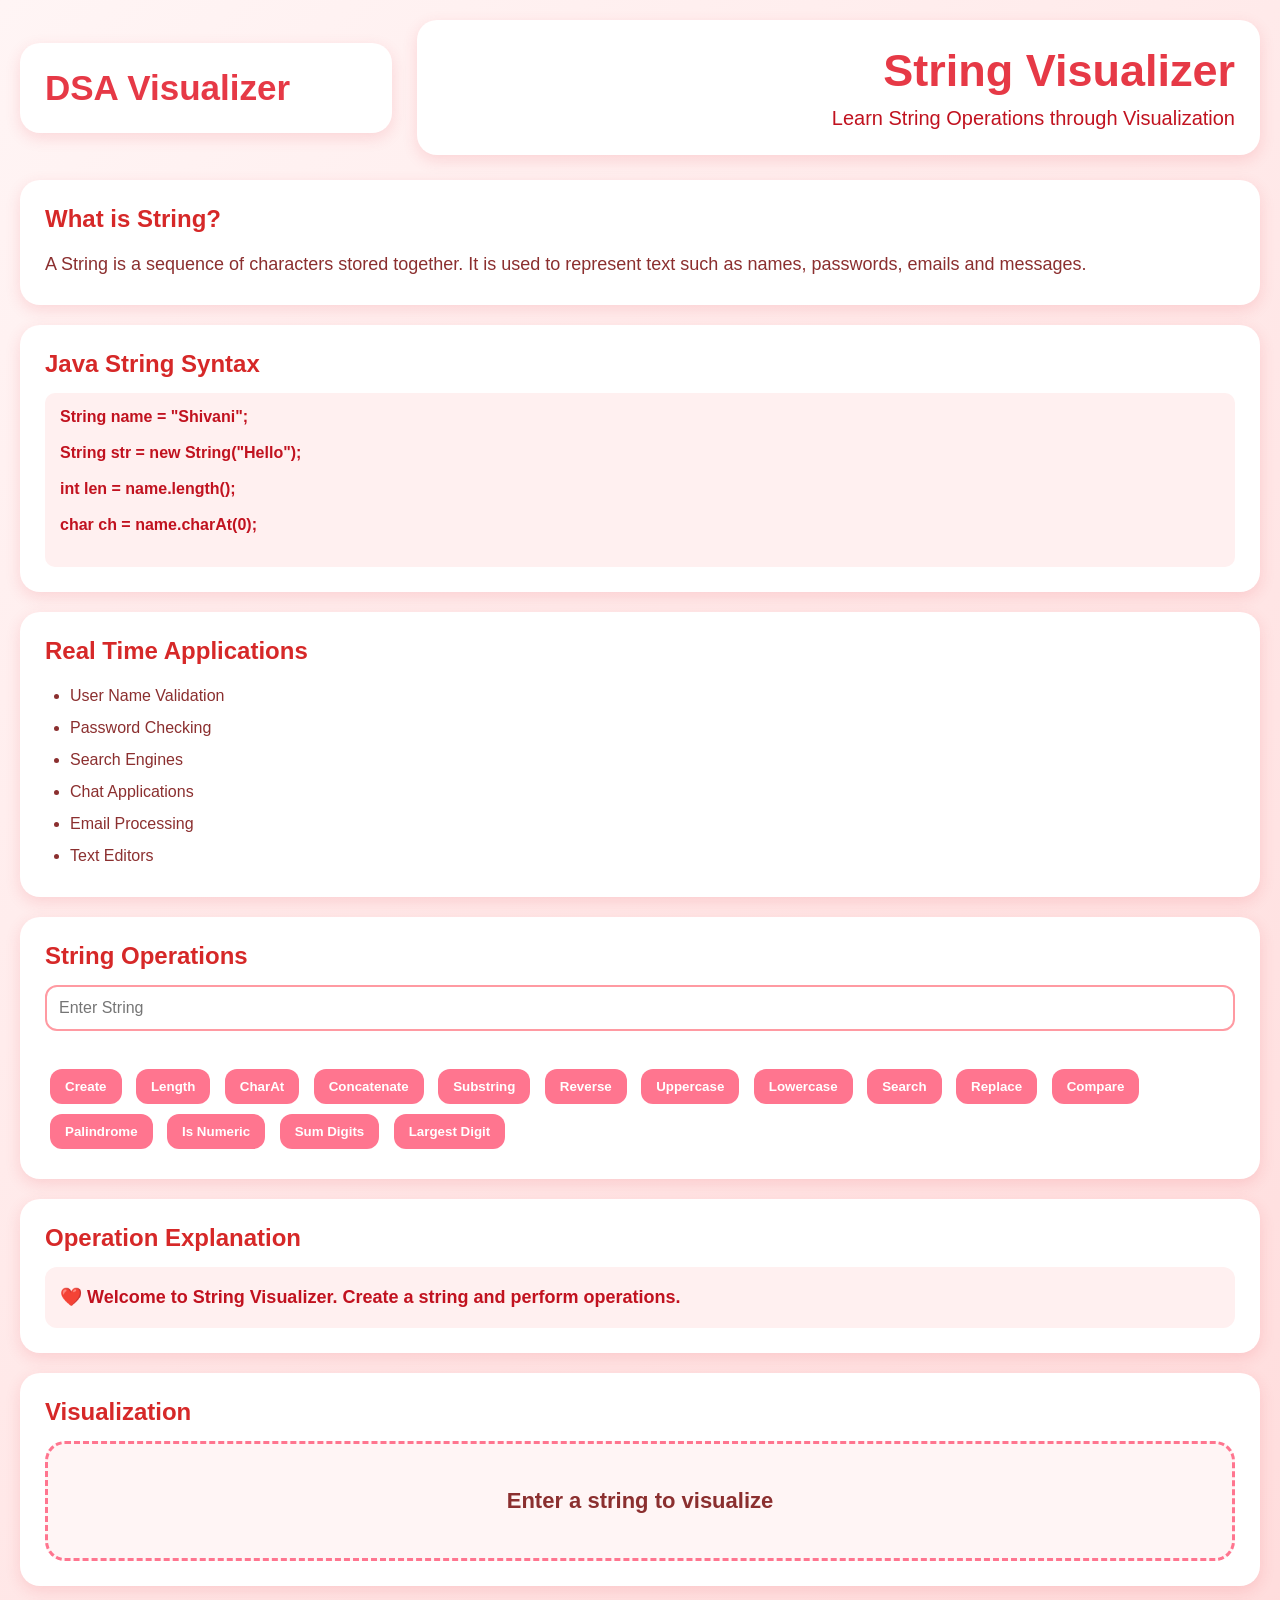
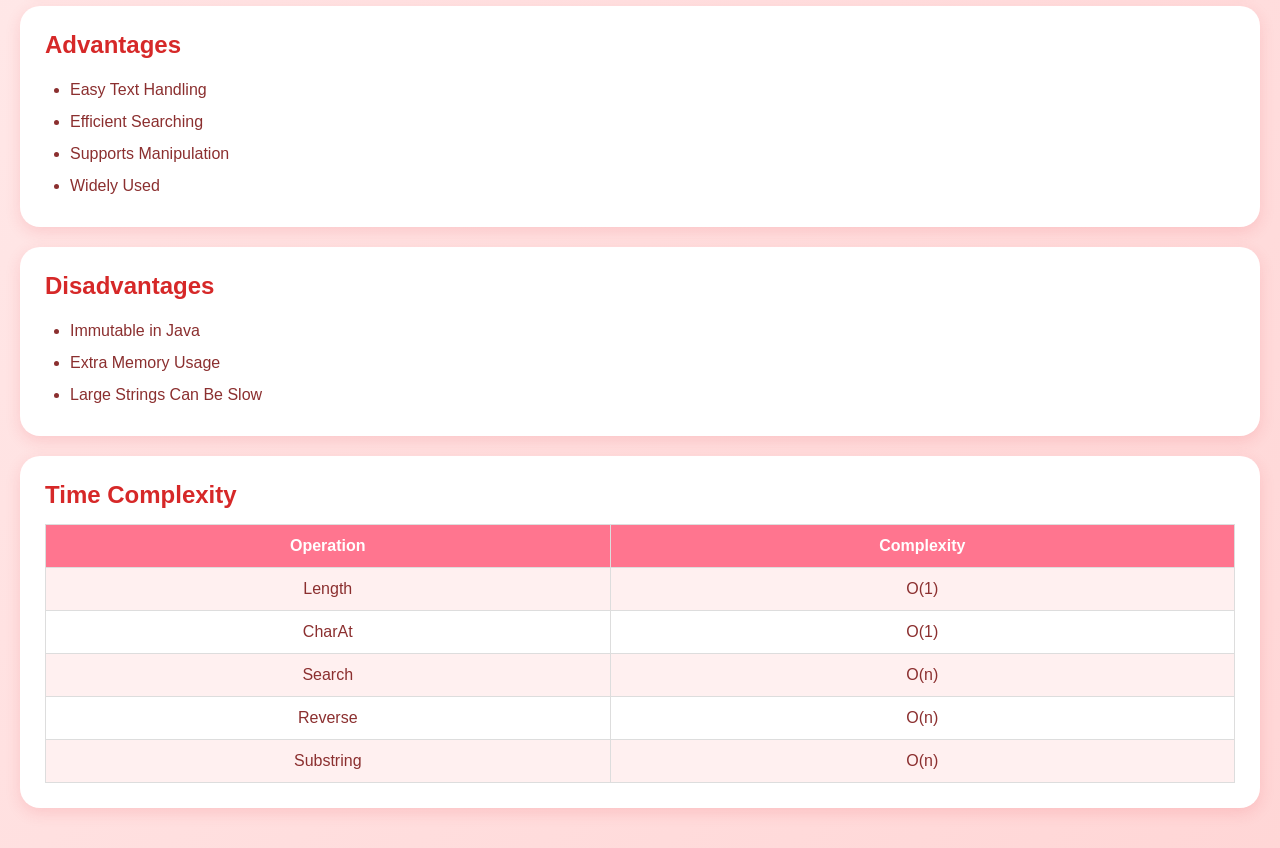
<file: string.html>
<!DOCTYPE html>
<html lang="en">

<head>
    <meta charset="UTF-8">
    <meta name="viewport" content="width=device-width, initial-scale=1.0">
    <title>String Visualizer</title>
    <link rel="stylesheet" href="string.css">
</head>

<body>

    <header class="hero">

<div class="hero-left">
<h1>DSA Visualizer</h1>
</div>

<div class="hero-right">
<h1>String Visualizer</h1>
<p>Learn String Operations through Visualization</p>
</div>

</header>

    <!-- Definition -->

    <div class="card">

        <h2>What is String?</h2>

        <p>
            A String is a sequence of characters stored together.
            It is used to represent text such as names,
            passwords, emails and messages.
        </p>

    </div>

    <!-- Syntax -->

    <div class="card">

        <h2>Java String Syntax</h2>

        <pre>
String name = "Shivani";

String str = new String("Hello");

int len = name.length();

char ch = name.charAt(0);
        </pre>

    </div>

    <!-- Real Time Applications -->

    <div class="card">

        <h2>Real Time Applications</h2>

        <ul>
            <li>User Name Validation</li>
            <li>Password Checking</li>
            <li>Search Engines</li>
            <li>Chat Applications</li>
            <li>Email Processing</li>
            <li>Text Editors</li>
        </ul>

    </div>

    <!-- Operations -->

    <div class="card">

        <h2>String Operations</h2>

        <input type="text"
            id="stringInput"
            placeholder="Enter String">

        <br><br>

        <button onclick="createString()">
            Create
        </button>

        <button onclick="lengthString()">
            Length
        </button>

        <button onclick="charAtString()">
            CharAt
        </button>

        <button onclick="concatString()">
            Concatenate
        </button>

        <button onclick="substringString()">
            Substring
        </button>

        <button onclick="reverseString()">
            Reverse
        </button>

        <button onclick="uppercaseString()">
            Uppercase
        </button>

        <button onclick="lowercaseString()">
            Lowercase
        </button>

        <button onclick="searchChar()">
            Search
        </button>

        <button onclick="replaceChar()">
            Replace
        </button>

        <button onclick="compareString()">
            Compare
        </button>

        <button onclick="palindromeCheck()">
            Palindrome
        </button>

        <button onclick="isNumeric()">
            Is Numeric
        </button>

        <button onclick="sumDigits()">
            Sum Digits
        </button>

        <button onclick="largestDigit()">
            Largest Digit
        </button>

    </div>

    <!-- Explanation -->

    <div class="card">

        <h2>Operation Explanation</h2>

        <p id="message">

            Click any operation to understand
            what happens inside the String.

        </p>

    </div>

    <!-- Visualization -->

    <div class="card">

        <h2>Visualization</h2>

        <div id="visualization"
            class="string-container">

            Enter a string to visualize

        </div>

    </div>

    <!-- Advantages -->

    <div class="card">

        <h2>Advantages</h2>

        <ul>
            <li>Easy Text Handling</li>
            <li>Efficient Searching</li>
            <li>Supports Manipulation</li>
            <li>Widely Used</li>
        </ul>

    </div>

    <!-- Disadvantages -->

    <div class="card">

        <h2>Disadvantages</h2>

        <ul>
            <li>Immutable in Java</li>
            <li>Extra Memory Usage</li>
            <li>Large Strings Can Be Slow</li>
        </ul>

    </div>

    <!-- Complexity -->

    <div class="card">

        <h2>Time Complexity</h2>

        <table>

            <tr>
                <th>Operation</th>
                <th>Complexity</th>
            </tr>

            <tr>
                <td>Length</td>
                <td>O(1)</td>
            </tr>

            <tr>
                <td>CharAt</td>
                <td>O(1)</td>
            </tr>

            <tr>
                <td>Search</td>
                <td>O(n)</td>
            </tr>

            <tr>
                <td>Reverse</td>
                <td>O(n)</td>
            </tr>

            <tr>
                <td>Substring</td>
                <td>O(n)</td>
            </tr>

        </table>

    </div>

    <script src="string.js"></script>

</body>

</html>
</file>
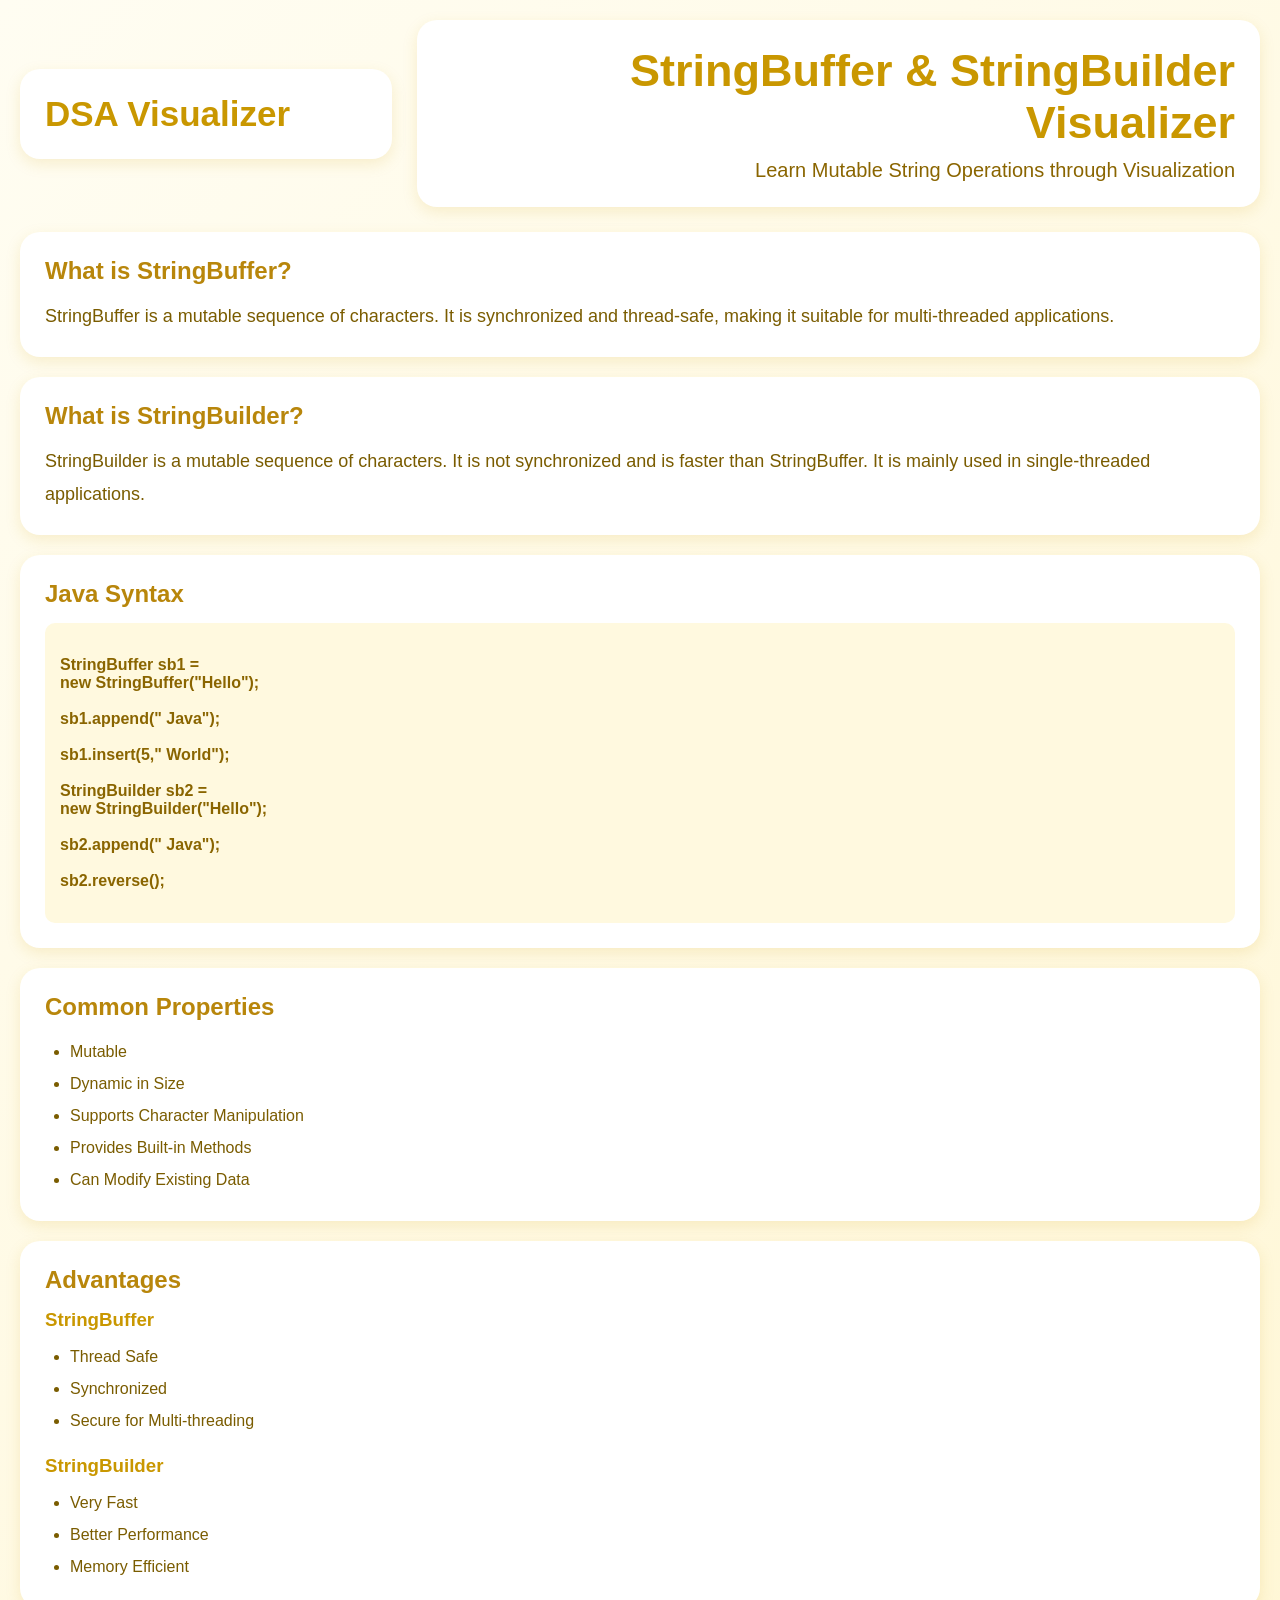
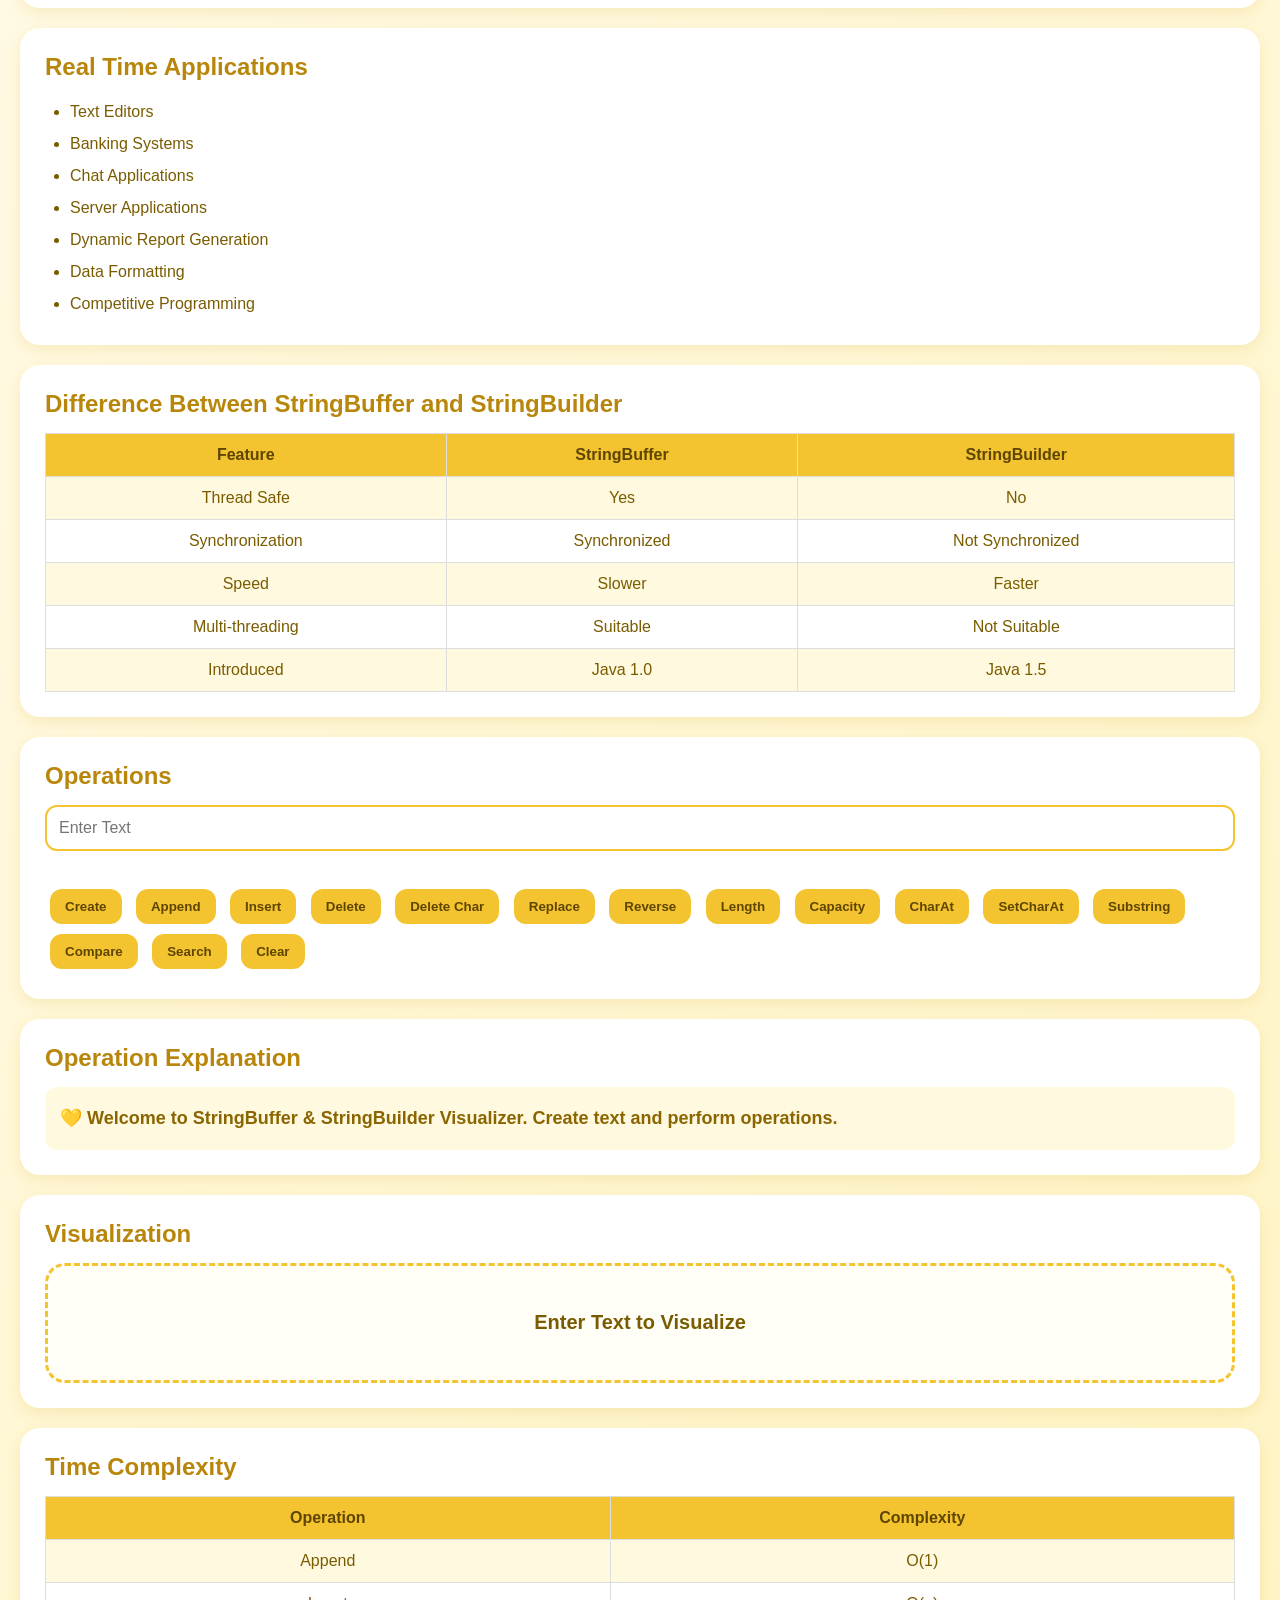
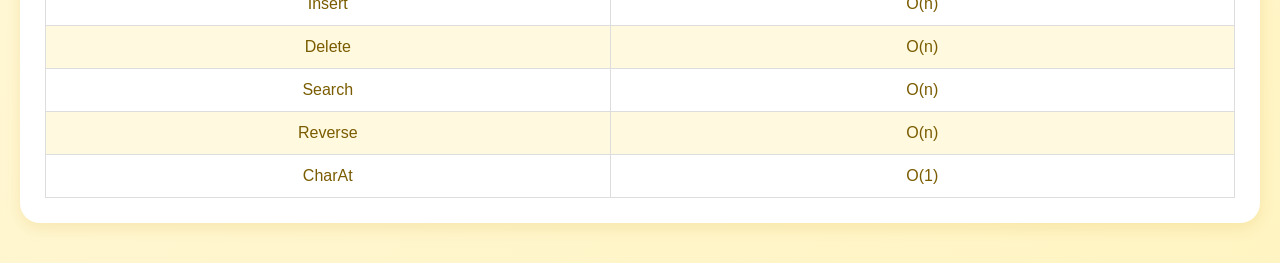
<file: stringbuilderbuffer.html>
<!DOCTYPE html>
<html lang="en">

<head>

<meta charset="UTF-8">

<meta name="viewport"
content="width=device-width, initial-scale=1.0">

<title>StringBuffer & StringBuilder Visualizer</title>

<link rel="stylesheet"
href="stringbuilderbuffer.css">

</head>

<body>

<header class="hero">

<div class="hero-left">
<h1>DSA Visualizer</h1>
</div>

<div class="hero-right">
<h1>StringBuffer & StringBuilder Visualizer</h1>
<p>Learn Mutable String Operations through Visualization</p>
</div>

</header>

<!-- STRINGBUFFER -->

<div class="card">

<h2>What is StringBuffer?</h2>

<p>

StringBuffer is a mutable sequence of characters.
It is synchronized and thread-safe, making it suitable
for multi-threaded applications.

</p>

</div>

<!-- STRINGBUILDER -->

<div class="card">

<h2>What is StringBuilder?</h2>

<p>

StringBuilder is a mutable sequence of characters.
It is not synchronized and is faster than StringBuffer.
It is mainly used in single-threaded applications.

</p>

</div>

<!-- JAVA SYNTAX -->

<div class="card">

<h2>Java Syntax</h2>

<pre>

StringBuffer sb1 =
new StringBuffer("Hello");

sb1.append(" Java");

sb1.insert(5," World");

StringBuilder sb2 =
new StringBuilder("Hello");

sb2.append(" Java");

sb2.reverse();

</pre>

</div>

<!-- COMMON PROPERTIES -->

<div class="card">

<h2>Common Properties</h2>

<ul>

<li>Mutable</li>

<li>Dynamic in Size</li>

<li>Supports Character Manipulation</li>

<li>Provides Built-in Methods</li>

<li>Can Modify Existing Data</li>

</ul>

</div>

<!-- ADVANTAGES -->

<div class="card">

<h2>Advantages</h2>

<h3>StringBuffer</h3>

<ul>

<li>Thread Safe</li>

<li>Synchronized</li>

<li>Secure for Multi-threading</li>

</ul>

<br>

<h3>StringBuilder</h3>

<ul>

<li>Very Fast</li>

<li>Better Performance</li>

<li>Memory Efficient</li>

</ul>

</div>

<!-- APPLICATIONS -->

<div class="card">

<h2>Real Time Applications</h2>

<ul>

<li>Text Editors</li>

<li>Banking Systems</li>

<li>Chat Applications</li>

<li>Server Applications</li>

<li>Dynamic Report Generation</li>

<li>Data Formatting</li>

<li>Competitive Programming</li>

</ul>

</div>

<!-- DIFFERENCE -->

<div class="card">

<h2>Difference Between StringBuffer and StringBuilder</h2>

<table>

<tr>

<th>Feature</th>
<th>StringBuffer</th>
<th>StringBuilder</th>

</tr>

<tr>

<td>Thread Safe</td>
<td>Yes</td>
<td>No</td>

</tr>

<tr>

<td>Synchronization</td>
<td>Synchronized</td>
<td>Not Synchronized</td>

</tr>

<tr>

<td>Speed</td>
<td>Slower</td>
<td>Faster</td>

</tr>

<tr>

<td>Multi-threading</td>
<td>Suitable</td>
<td>Not Suitable</td>

</tr>

<tr>

<td>Introduced</td>
<td>Java 1.0</td>
<td>Java 1.5</td>

</tr>

</table>

</div>

<!-- INPUT -->

<div class="card">

<h2>Operations</h2>

<input
type="text"
id="bufferInput"
placeholder="Enter Text">

<br><br>

<button onclick="createText()">
Create
</button>

<button onclick="appendText()">
Append
</button>

<button onclick="insertText()">
Insert
</button>

<button onclick="deleteText()">
Delete
</button>

<button onclick="deleteCharText()">
Delete Char
</button>

<button onclick="replaceText()">
Replace
</button>

<button onclick="reverseText()">
Reverse
</button>

<button onclick="lengthText()">
Length
</button>

<button onclick="capacityText()">
Capacity
</button>

<button onclick="charAtText()">
CharAt
</button>

<button onclick="setCharText()">
SetCharAt
</button>

<button onclick="substringText()">
Substring
</button>

<button onclick="compareText()">
Compare
</button>

<button onclick="searchText()">
Search
</button>

<button onclick="clearText()">
Clear
</button>

</div>

<!-- EXPLANATION -->

<div class="card">

<h2>Operation Explanation</h2>

<p id="message">

Click any operation button to understand
what is happening internally.

</p>

</div>

<!-- VISUALIZATION -->

<div class="card">

<h2>Visualization</h2>

<div
id="visualization"
class="buffer-container">

Enter Text to Visualize

</div>

</div>

<!-- COMPLEXITY -->

<div class="card">

<h2>Time Complexity</h2>

<table>

<tr>

<th>Operation</th>
<th>Complexity</th>

</tr>

<tr>

<td>Append</td>
<td>O(1)</td>

</tr>

<tr>

<td>Insert</td>
<td>O(n)</td>

</tr>

<tr>

<td>Delete</td>
<td>O(n)</td>

</tr>

<tr>

<td>Search</td>
<td>O(n)</td>

</tr>

<tr>

<td>Reverse</td>
<td>O(n)</td>

</tr>

<tr>

<td>CharAt</td>
<td>O(1)</td>

</tr>

</table>

</div>

<script src="stringbuilderbuffer.js"></script>

</body>

</html>
</file>
<file: array.css>
/* =========================
   GLOBAL
========================= */

*{
    margin:0;
    padding:0;
    box-sizing:border-box;
    font-family:'Poppins',sans-serif;
}

body{
    background:#F7F1E8;
    color:#5C4B3B;
    padding:25px;
}

/* =========================
   HEADER
========================= */

.header{
    background:#FFF8F0;
    border-radius:20px;
    padding:25px;
    display:flex;
    justify-content:space-between;
    align-items:center;
    margin-bottom:25px;
    box-shadow:0 5px 15px rgba(0,0,0,0.08);
}

.logo{
    font-size:1.5rem;
    font-weight:600;
    color:#8B6F47;
}

.logo i{
    margin-right:10px;
}

.page-title{
    text-align:right;
}

.page-title h1{
    font-size:2rem;
    color:#6B563D;
}

.page-title p{
    color:#8A7662;
}

/* =========================
   COMMON CARDS
========================= */

.theory-card,
.control-card,
.visualizer-card,
.result-card,
.complexity-card,
.code-card,
.question-card{
    background:#FFF8F0;
    border-radius:20px;
    padding:25px;
    margin-bottom:25px;
    box-shadow:0 5px 15px rgba(0,0,0,0.08);
}

h2{
    color:#6B563D;
    margin-bottom:15px;
}

/* =========================
   THEORY BOXES
========================= */

.theory-grid{
    display:grid;
    grid-template-columns:repeat(auto-fit,minmax(250px,1fr));
    gap:20px;
    margin-top:20px;
}

.info-box{
    background:#F9F2E9;
    border-left:5px solid #D8C3A5;
    padding:15px;
    border-radius:12px;
}

.info-box h3{
    margin-bottom:10px;
}

.info-box ul{
    padding-left:20px;
}

/* =========================
   INPUTS
========================= */

.input-section{
    display:flex;
    gap:15px;
    flex-wrap:wrap;
    margin-bottom:20px;
}

.input-section input{
    flex:1;
    min-width:200px;
    padding:12px;
    border:2px solid #D8C3A5;
    border-radius:10px;
    outline:none;
    background:white;
}

/* =========================
   BUTTONS
========================= */

.button-grid{
    display:grid;
    grid-template-columns:repeat(auto-fit,minmax(170px,1fr));
    gap:15px;
}

.button-grid button{
    background:#D8C3A5;
    color:#4E3F2F;
    border:none;
    padding:14px;
    border-radius:12px;
    cursor:pointer;
    font-weight:600;
    transition:.3s;
}

.button-grid button:hover{
    background:#C9B091;
    transform:translateY(-3px);
}

.button-grid button i{
    margin-right:8px;
}

/* =========================
   ARRAY VISUALIZATION
========================= */

.visual-header{
    display:flex;
    justify-content:space-between;
    align-items:center;
    margin-bottom:20px;
}

#size-display{
    background:#D8C3A5;
    padding:10px 15px;
    border-radius:10px;
    font-weight:600;
}

#array-container{
    min-height:180px;
    display:flex;
    flex-wrap:wrap;
    gap:15px;
    align-items:center;
    justify-content:center;
}

/* ARRAY BOX */

.array-box{
    width:70px;
    height:70px;
    background:#D8C3A5;
    border-radius:12px;
    display:flex;
    justify-content:center;
    align-items:center;
    font-size:20px;
    font-weight:bold;
    position:relative;
    transition:.4s;
}

.array-box:hover{
    transform:scale(1.08);
}

.array-index{
    position:absolute;
    bottom:-25px;
    font-size:12px;
    color:#6B563D;
}

/* =========================
   RESULT
========================= */

#result,
#complexity-result{
    background:#F9F2E9;
    padding:15px;
    border-radius:12px;
    min-height:60px;
    font-size:16px;
}

/* =========================
   CODE VIEWER
========================= */

#code-viewer{
    background:#F3ECE3;
    padding:20px;
    border-radius:15px;
    overflow-x:auto;
    color:#4E3F2F;
    font-size:15px;
}

/* =========================
   QUESTIONS
========================= */

.question-card ul{
    padding-left:20px;
}

.question-card li{
    margin-bottom:12px;
}

/* =========================
   FOOTER
========================= */

footer{
    text-align:center;
    padding:20px;
    color:#7B6857;
}

/* =========================
   RESPONSIVE
========================= */

@media(max-width:768px){

    .header{
        flex-direction:column;
        gap:15px;
        text-align:center;
    }

    .page-title{
        text-align:center;
    }

    .button-grid{
        grid-template-columns:1fr;
    }

}
</file>
<file: arraylist.css>
/* =========================
   GLOBAL
========================= */

*{
    margin:0;
    padding:0;
    box-sizing:border-box;
    font-family:'Poppins',sans-serif;
}

body{
    background:linear-gradient(
        135deg,
        #fff7f7,
        #ffeaea,
        #fff5f5
    );
    color:#6b4f4f;
    padding:30px;
}

/* =========================
   HEADER
========================= */

.header{
    background:#fff5f5;
    border-radius:30px;
    padding:40px;
    margin-bottom:30px;

    display:flex;
    justify-content:space-between;
    align-items:center;

    box-shadow:
    0 10px 30px rgba(245,175,175,.25);
}

.logo{
    font-size:2rem;
    font-weight:700;
    color:#b96f6f;

    display:flex;
    gap:15px;
    align-items:center;
}

.page-title{
    text-align:right;
}

.page-title h1{
    font-size:3rem;
    color:#8b5e5e;
}

.page-title p{
    font-size:1.2rem;
}

/* =========================
   COMMON CARD
========================= */

.theory-card,
.control-card,
.visualizer-card,
.result-card,
.complexity-card,
.code-card,
.application-card{

    background:#fff5f5;

    border-radius:30px;

    padding:30px;

    margin-bottom:30px;

    box-shadow:
    0 10px 30px rgba(245,175,175,.18);

}

h2{
    color:#8b5e5e;
    margin-bottom:20px;
    font-size:2rem;
}

h3{
    color:#8b5e5e;
    margin-bottom:15px;
}

/* =========================
   THEORY
========================= */

.theory-card p{
    font-size:1.1rem;
    margin-bottom:25px;
}

.theory-grid{
    display:grid;

    grid-template-columns:
    repeat(auto-fit,minmax(280px,1fr));

    gap:25px;
}

.info-box{
    background:#fff0f0;

    border-left:6px solid #f5afaf;

    padding:25px;

    border-radius:20px;
}

.info-box ul{
    margin-left:20px;
}

.info-box li{
    margin-bottom:10px;
}

/* =========================
   INPUTS
========================= */

.input-section{
    display:grid;
    grid-template-columns:1fr 1fr;
    gap:20px;
    margin-bottom:25px;
}

.input-section input{
    padding:18px;

    border:3px solid #f5d0d0;

    border-radius:15px;

    font-size:1rem;

    outline:none;
}

.input-section input:focus{
    border-color:#f5afaf;
}

/* =========================
   BUTTONS
========================= */

.button-grid{

    display:grid;

    grid-template-columns:
    repeat(auto-fit,minmax(180px,1fr));

    gap:18px;
}

.button-grid button{

    background:#f5afaf;

    border:none;

    padding:18px;

    border-radius:15px;

    font-size:1rem;

    font-weight:600;

    color:#5d4343;

    cursor:pointer;

    transition:.3s;
}

.button-grid button:hover{

    background:#ef9d9d;

    transform:translateY(-4px);

}

/* =========================
   VISUALIZATION
========================= */

.visual-header{

    display:flex;

    justify-content:space-between;

    align-items:center;

    margin-bottom:25px;
}

#sizeBox{

    background:#f5afaf;

    padding:15px 25px;

    border-radius:15px;

    font-weight:700;
}

#arrayContainer{

    min-height:180px;

    display:flex;

    flex-wrap:wrap;

    gap:20px;

    align-items:center;
}

.array-box{

    width:90px;

    height:90px;

    background:#f5afaf;

    border-radius:20px;

    display:flex;

    justify-content:center;

    align-items:center;

    font-size:1.3rem;

    font-weight:700;

    color:#5d4343;

    position:relative;

    animation:pop .4s ease;
}

.index{

    position:absolute;

    bottom:-25px;

    font-size:.9rem;
}

/* =========================
   RESULT
========================= */

#messageBox{

    background:#fff0f0;

    padding:25px;

    border-radius:15px;

    font-size:1.1rem;
}

/* =========================
   COMPLEXITY
========================= */

#complexityBox{

    background:#fff0f0;

    padding:25px;

    border-radius:15px;

    line-height:2;
}

/* =========================
   CODE
========================= */

pre{

    background:#fff0f0;

    padding:25px;

    border-radius:15px;

    overflow:auto;

    line-height:1.8;
}

/* =========================
   APPLICATIONS
========================= */

.application-card ul{

    margin-left:25px;

    margin-bottom:25px;
}

.application-card li{

    margin-bottom:12px;

    line-height:1.8;
}

/* =========================
   FOOTER
========================= */

footer{

    background:#fff5f5;

    padding:30px;

    border-radius:25px;

    text-align:center;

    font-size:1.1rem;

    box-shadow:
    0 10px 30px rgba(245,175,175,.18);
}

/* =========================
   ANIMATIONS
========================= */

@keyframes pop{

    from{

        transform:scale(0);

        opacity:0;
    }

    to{

        transform:scale(1);

        opacity:1;
    }
}

.highlight{
    background:#90ee90 !important;
}

.search{
    background:#ffd166 !important;
}

.delete{
    background:#ff8c8c !important;
}

/* =========================
   RESPONSIVE
========================= */

@media(max-width:900px){

    .header{
        flex-direction:column;
        gap:20px;
        text-align:center;
    }

    .page-title{
        text-align:center;
    }

    .page-title h1{
        font-size:2.2rem;
    }

    .input-section{
        grid-template-columns:1fr;
    }

}
</file>
<file: linkedlist.css>
/* =========================
   GLOBAL
========================= */

*{
    margin:0;
    padding:0;
    box-sizing:border-box;
    font-family:'Poppins',sans-serif;
}

body{
    background:#F4FBF7;
    color:#2F4F4F;
    padding:25px;
}

/* =========================
   HEADER
========================= */

.header{
    background:#C0E1D2;
    padding:25px;
    border-radius:20px;
    display:flex;
    justify-content:space-between;
    align-items:center;
    margin-bottom:25px;
    box-shadow:0 5px 15px rgba(0,0,0,0.08);
}

.logo{
    font-size:1.5rem;
    font-weight:600;
}

.logo i{
    margin-right:10px;
}

.page-title{
    text-align:right;
}

.page-title h1{
    font-size:2rem;
}

.page-title p{
    color:#4D6A63;
}

/* =========================
   COMMON CARDS
========================= */

.theory-card,
.control-card,
.visualizer-card,
.result-card,
.complexity-card,
.history-card,
.learning-card,
.code-card,
.question-card{
    background:white;
    border-radius:20px;
    padding:25px;
    margin-bottom:25px;
    box-shadow:0 5px 15px rgba(0,0,0,0.08);
}

h2{
    color:#355C55;
    margin-bottom:15px;
}

/* =========================
   THEORY
========================= */

.theory-grid{
    display:grid;
    grid-template-columns:repeat(auto-fit,minmax(250px,1fr));
    gap:20px;
    margin-top:20px;
}

.info-box{
    background:#EAF7F1;
    border-left:6px solid #C0E1D2;
    padding:15px;
    border-radius:12px;
}

.info-box h3{
    margin-bottom:10px;
}

.info-box ul{
    padding-left:20px;
}

/* =========================
   INPUTS
========================= */

.input-section{
    display:flex;
    gap:15px;
    flex-wrap:wrap;
    margin-bottom:20px;
}

.input-section input{
    flex:1;
    min-width:220px;
    padding:12px;
    border:2px solid #C0E1D2;
    border-radius:10px;
    outline:none;
    font-size:15px;
}

/* =========================
   BUTTONS
========================= */

.button-grid{
    display:grid;
    grid-template-columns:repeat(auto-fit,minmax(180px,1fr));
    gap:15px;
}

.button-grid button{
    background:#C0E1D2;
    color:#23453F;
    border:none;
    padding:14px;
    border-radius:12px;
    font-size:15px;
    font-weight:600;
    cursor:pointer;
    transition:.3s;
}

.button-grid button:hover{
    background:#A8D2BF;
    transform:translateY(-3px);
}

/* =========================
   VISUALIZER
========================= */

.visual-header{
    display:flex;
    justify-content:space-between;
    align-items:center;
    margin-bottom:20px;
}

#count{
    background:#C0E1D2;
    padding:10px 15px;
    border-radius:10px;
    font-weight:600;
}

.head-node{
    width:120px;
    margin:auto;
    text-align:center;
    background:#6CBF84;
    color:white;
    padding:12px;
    border-radius:12px;
    font-weight:bold;
    margin-bottom:25px;
}

#linkedListContainer{
    display:flex;
    flex-wrap:wrap;
    justify-content:center;
    align-items:center;
    gap:15px;
    min-height:180px;
    padding:20px;
}

/* =========================
   LINKED LIST NODE
========================= */

.node{
    display:flex;
    align-items:center;
}

.data-box{
    width:70px;
    height:70px;
    background:#C0E1D2;
    border:2px solid #6CBF84;
    display:flex;
    justify-content:center;
    align-items:center;
    border-radius:12px;
    font-size:20px;
    font-weight:bold;
}

.pointer-box{
    width:55px;
    height:70px;
    background:#EAF7F1;
    border:2px solid #6CBF84;
    display:flex;
    justify-content:center;
    align-items:center;
    border-radius:12px;
    margin-left:5px;
    font-size:22px;
    font-weight:bold;
}

.arrow{
    font-size:28px;
    margin:0 10px;
    color:#4A7C70;
}

.null-node{
    background:#FFB3B3;
    color:#7A0000;
    padding:15px;
    border-radius:12px;
    font-weight:bold;
}

/* =========================
   RESULT / COMPLEXITY
========================= */

#operation,
#complexity,
#history,
#steps{
    background:#F4FBF7;
    padding:15px;
    border-radius:12px;
    min-height:60px;
}

/* =========================
   CODE VIEWER
========================= */

#code-viewer{
    background:#EEF8F2;
    padding:20px;
    border-radius:15px;
    overflow-x:auto;
    color:#23453F;
    font-size:15px;
}

/* =========================
   QUESTIONS
========================= */

.question-card ul{
    padding-left:20px;
}

.question-card li{
    margin-bottom:12px;
}

/* =========================
   FOOTER
========================= */

footer{
    text-align:center;
    padding:20px;
    color:#56756D;
    font-weight:500;
}

/* =========================
   ANIMATIONS
========================= */

.node{
    animation:fadeIn .5s ease;
}

@keyframes fadeIn{

    from{
        opacity:0;
        transform:translateY(20px);
    }

    to{
        opacity:1;
        transform:translateY(0);
    }

}

/* =========================
   RESPONSIVE
========================= */

@media(max-width:768px){

    .header{
        flex-direction:column;
        text-align:center;
        gap:15px;
    }

    .page-title{
        text-align:center;
    }

    .button-grid{
        grid-template-columns:1fr;
    }

    #linkedListContainer{
        flex-direction:column;
    }

    .arrow{
        transform:rotate(90deg);
    }

}
</file>
<file: queue.css>
/* RESET */

*{
margin:0;
padding:0;
box-sizing:border-box;
font-family:'Segoe UI',sans-serif;
}

/* BODY */

body{
background:linear-gradient(
135deg,
#fff0f5,
#ffe4ec,
#ffd6e7
);
padding:20px;
min-height:100vh;
color:#5a2a42;
}

/* HERO SECTION */

.hero{
display:flex;
justify-content:space-between;
align-items:center;
margin-bottom:25px;
}

.hero-left,
.hero-right{
background:white;
padding:25px;
border-radius:20px;
box-shadow:0 5px 15px rgba(255,105,180,0.15);
}

.hero-left{
width:30%;
}

.hero-right{
width:68%;
text-align:right;
}

.hero-left h1{
font-size:35px;
color:#d63384;
}

.hero-right h1{
font-size:45px;
color:#d63384;
margin-bottom:10px;
}

.hero-right p{
font-size:20px;
color:#8b004f;
}

/* HEADINGS */

h2{
color:#d63384;
margin-bottom:15px;
}

h3{
color:#d63384;
margin-bottom:10px;
}

/* CARDS */

.card{
background:white;
padding:25px;
margin-bottom:20px;
border-radius:20px;
box-shadow:0 5px 15px rgba(255,105,180,0.15);
transition:0.3s;
}

.card:hover{
transform:translateY(-3px);
}

.card p{
line-height:1.8;
font-size:18px;
}

/* OVERVIEW GRID */

.info-grid{
display:grid;
grid-template-columns:repeat(auto-fit,minmax(250px,1fr));
gap:20px;
margin-top:20px;
}

.info-box{
background:#fff5fa;
padding:20px;
border-radius:15px;
box-shadow:0 3px 10px rgba(255,105,180,0.1);
}

.info-box ul{
padding-left:20px;
}

.info-box h3{
color:#d63384;
}

/* INPUT */

input{
width:100%;
padding:12px;
border:2px solid #ff69b4;
border-radius:12px;
font-size:16px;
outline:none;
margin-bottom:15px;
}

input:focus{
border-color:#ff1493;
}

/* BUTTONS */

button{
padding:10px 15px;
margin:5px;
border:none;
border-radius:12px;
background:#ff69b4;
color:white;
font-weight:bold;
cursor:pointer;
transition:0.3s;
}

button:hover{
background:#ff1493;
transform:scale(1.05);
}

button:active{
transform:scale(0.95);
}

/* MESSAGE */

#message{
background:#fff5fa;
padding:15px;
border-radius:12px;
font-size:18px;
font-weight:bold;
line-height:1.7;
color:#8b004f;
}

/* LABEL */

.label{
font-size:20px;
font-weight:bold;
color:#d63384;
margin-bottom:15px;
}

/* QUEUE VISUALIZATION */

.queue-container{
display:flex;
gap:12px;
padding:20px;
min-height:140px;
border:3px dashed #ff69b4;
border-radius:20px;
background:#fff5fa;
overflow-x:auto;
align-items:center;
}

/* QUEUE ITEM */

.queue-item{
width:80px;
height:80px;
background:linear-gradient(
135deg,
#ffb6c1,
#ff69b4
);
display:flex;
justify-content:center;
align-items:center;
color:white;
font-size:22px;
font-weight:bold;
border-radius:15px;
box-shadow:0 4px 10px rgba(0,0,0,0.15);
animation:slide 0.4s ease;
}

/* ANIMATION */

@keyframes slide{

from{
opacity:0;
transform:translateY(-30px) scale(0.8);
}

to{
opacity:1;
transform:translateY(0) scale(1);
}

}

/* TABLE */

table{
width:100%;
border-collapse:collapse;
margin-top:10px;
}

table,
th,
td{
border:1px solid #ddd;
}

th{
background:#ff69b4;
color:white;
}

th,
td{
padding:12px;
text-align:center;
}

tr:nth-child(even){
background:#fff5fa;
}

/* LISTS */

ul,
ol{
padding-left:25px;
line-height:2;
}

/* THEORY SECTION */

.theory-section{
margin-top:20px;
}

.theory-section h2{
margin-top:20px;
}

/* CODE BLOCK */

pre{
background:#fff5fa;
padding:15px;
border-radius:10px;
overflow-x:auto;
font-weight:bold;
color:#8b004f;
}

/* FOOTER */

footer{
text-align:center;
padding:20px;
font-size:18px;
color:#d63384;
font-weight:500;
}

/* SCROLLBAR */

::-webkit-scrollbar{
height:8px;
width:8px;
}

::-webkit-scrollbar-track{
background:#ffe4ec;
}

::-webkit-scrollbar-thumb{
background:#ff69b4;
border-radius:20px;
}

/* MOBILE */

@media(max-width:768px){

.hero{
flex-direction:column;
gap:15px;
}

.hero-left,
.hero-right{
width:100%;
text-align:center;
}

.hero-left h1{
font-size:28px;
}

.hero-right h1{
font-size:32px;
}

input{
width:100%;
margin-bottom:10px;
}

button{
width:100%;
}

.queue-item{
width:65px;
height:65px;
font-size:18px;
}

}
</file>
<file: stack.css>
/* RESET */

*{
margin:0;
padding:0;
box-sizing:border-box;
font-family:'Segoe UI',sans-serif;
}

/* BODY */

body{
background:linear-gradient(
135deg,
#f8f4ff,
#f3e8ff,
#ede0ff
);
padding:20px;
min-height:100vh;
color:#4b2e83;
}

/* HERO SECTION */

.hero{
display:flex;
justify-content:space-between;
align-items:center;
background:white;
padding:30px;
border-radius:20px;
margin-bottom:25px;
box-shadow:0 5px 15px rgba(123,44,191,0.15);
}

.hero-left h1{
font-size:36px;
color:#7b2cbf;
margin:0;
}

.hero-right{
text-align:right;
}

.hero-right h1{
font-size:48px;
color:#7b2cbf;
margin-bottom:10px;
}

.hero-right p{
font-size:20px;
color:#5a189a;
}

/* HEADINGS */

h2{
color:#7b2cbf;
margin-bottom:15px;
}

h3{
color:#7b2cbf;
margin-bottom:10px;
}

/* CARDS */

.card{
background:white;
padding:25px;
margin-bottom:20px;
border-radius:20px;
box-shadow:0 5px 15px rgba(123,44,191,0.15);
transition:0.3s;
}

.card:hover{
transform:translateY(-3px);
}

.card p{
line-height:1.8;
font-size:18px;
}

/* OVERVIEW GRID */

.info-grid{
display:grid;
grid-template-columns:repeat(auto-fit,minmax(250px,1fr));
gap:20px;
margin-top:20px;
}

.info-box{
background:#faf5ff;
padding:20px;
border-radius:15px;
border-left:5px solid #9d4edd;
}

.info-box ul{
padding-left:20px;
}

/* INPUT */

input{
width:100%;
padding:12px;
border:2px solid #c77dff;
border-radius:12px;
font-size:16px;
outline:none;
margin-bottom:15px;
}

input:focus{
border-color:#7b2cbf;
}

/* BUTTONS */

button{
padding:10px 15px;
margin:5px;
border:none;
border-radius:12px;
background:#9d4edd;
color:white;
font-weight:bold;
cursor:pointer;
transition:0.3s;
}

button:hover{
background:#7b2cbf;
transform:scale(1.05);
}

button:active{
transform:scale(0.95);
}

/* EXPLANATION BOX */

#message{
background:#f3e8ff;
padding:15px;
border-radius:12px;
font-size:18px;
font-weight:bold;
line-height:1.7;
color:#5a189a;
}

/* STACK VISUALIZATION */

.top-label{
text-align:center;
font-size:22px;
font-weight:bold;
color:#7b2cbf;
margin-bottom:15px;
}

.stack-container{
display:flex;
flex-direction:column-reverse;
align-items:center;
justify-content:flex-start;
min-height:350px;
padding:20px;
border:3px dashed #9d4edd;
border-radius:20px;
background:#faf5ff;
}

/* STACK ITEM */

.stack-item{
width:140px;
height:55px;
margin:5px;
background:linear-gradient(
135deg,
#c77dff,
#9d4edd
);
color:white;
font-size:22px;
font-weight:bold;
display:flex;
align-items:center;
justify-content:center;
border-radius:12px;
box-shadow:0 4px 10px rgba(0,0,0,0.15);
animation:drop 0.5s ease;
}

/* ANIMATION */

@keyframes drop{

from{
opacity:0;
transform:translateY(-40px) scale(0.8);
}

to{
opacity:1;
transform:translateY(0) scale(1);
}

}

/* TABLE */

table{
width:100%;
border-collapse:collapse;
margin-top:10px;
}

table,
th,
td{
border:1px solid #ddd;
}

th{
background:#9d4edd;
color:white;
}

th,
td{
padding:12px;
text-align:center;
}

tr:nth-child(even){
background:#f8f0ff;
}

/* LISTS */

ul,
ol{
padding-left:25px;
line-height:2;
}

/* THEORY SECTION */

.theory-section{
margin-top:20px;
}

.theory-section h2{
margin-top:20px;
}

/* CODE BLOCK */

pre{
background:#f3e8ff;
padding:15px;
border-radius:10px;
overflow-x:auto;
font-weight:bold;
color:#5a189a;
}

/* FOOTER */

footer{
text-align:center;
padding:20px;
font-size:18px;
color:#7b2cbf;
font-weight:500;
}

/* SCROLLBAR */

::-webkit-scrollbar{
width:8px;
}

::-webkit-scrollbar-thumb{
background:#9d4edd;
border-radius:20px;
}

::-webkit-scrollbar-track{
background:#efe5ff;
}

/* MOBILE */

@media(max-width:768px){

.hero{
flex-direction:column;
text-align:center;
gap:15px;
}

.hero-right{
text-align:center;
}

.hero-left h1{
font-size:28px;
}

.hero-right h1{
font-size:32px;
}

input{
width:100%;
margin-bottom:10px;
}

button{
width:100%;
}

.stack-item{
width:100px;
height:50px;
font-size:18px;
}

}
</file>
<file: string.css>
/* RESET */

*{
margin:0;
padding:0;
box-sizing:border-box;
font-family:'Segoe UI',sans-serif;
}

/* BODY */

body{
background:linear-gradient(
135deg,
#fff5f5,
#ffe5e5,
#ffd6d6
);
padding:20px;
min-height:100vh;
color:#8b2f2f;
}

/* HERO SECTION */

.hero{
display:flex;
justify-content:space-between;
align-items:center;
margin-bottom:25px;
}

.hero-left,
.hero-right{
background:white;
padding:25px;
border-radius:20px;
box-shadow:0 5px 15px rgba(230,57,70,0.15);
}

.hero-left{
width:30%;
}

.hero-right{
width:68%;
text-align:right;
}

.hero-left h1{
font-size:35px;
color:#e63946;
}

.hero-right h1{
font-size:45px;
color:#e63946;
margin-bottom:10px;
}

.hero-right p{
font-size:20px;
color:#c1121f;
}

/* HEADINGS */

h2{
color:#d62828;
margin-bottom:15px;
}

h3{
color:#d62828;
margin-bottom:10px;
}

/* CARDS */

.card{
background:white;
padding:25px;
margin-bottom:20px;
border-radius:20px;
box-shadow:0 5px 15px rgba(230,57,70,0.15);
transition:0.3s;
}

.card:hover{
transform:translateY(-3px);
}

.card p{
font-size:18px;
line-height:1.8;
}

/* OVERVIEW GRID */

.info-grid{
display:grid;
grid-template-columns:repeat(auto-fit,minmax(250px,1fr));
gap:20px;
margin-top:20px;
}

.info-box{
background:#fff0f0;
padding:20px;
border-radius:15px;
box-shadow:0 3px 10px rgba(230,57,70,0.1);
}

.info-box h3{
color:#d62828;
margin-bottom:10px;
}

.info-box ul{
padding-left:20px;
}

/* INPUT */

input{
width:100%;
padding:12px;
border:2px solid #ff9aa2;
border-radius:12px;
font-size:16px;
outline:none;
margin-bottom:15px;
}

input:focus{
border-color:#e63946;
}

/* BUTTONS */

button{
padding:10px 15px;
margin:5px;
border:none;
border-radius:12px;
background:#ff758f;
color:white;
font-weight:bold;
cursor:pointer;
transition:0.3s;
}

button:hover{
background:#e63946;
transform:scale(1.05);
}

button:active{
transform:scale(0.95);
}

/* MESSAGE */

#message{
background:#fff0f0;
padding:15px;
border-radius:12px;
font-size:18px;
font-weight:bold;
line-height:1.7;
color:#c1121f;
}

/* STRING VISUALIZATION */

.string-container{
display:flex;
flex-wrap:wrap;
justify-content:center;
align-items:center;
gap:10px;
padding:20px;
min-height:120px;
border:3px dashed #ff758f;
border-radius:20px;
background:#fff5f5;
font-size:22px;
font-weight:bold;
}

/* CHARACTER BOX */

.char-box{
width:60px;
height:60px;
background:linear-gradient(
135deg,
#ffb3c1,
#ff758f
);
color:white;
display:flex;
align-items:center;
justify-content:center;
border-radius:12px;
font-size:24px;
font-weight:bold;
box-shadow:0 4px 10px rgba(0,0,0,0.15);
animation:pop 0.5s ease;
}

/* ANIMATION */

@keyframes pop{

from{
opacity:0;
transform:scale(0.5);
}

to{
opacity:1;
transform:scale(1);
}

}

/* TABLE */

table{
width:100%;
border-collapse:collapse;
margin-top:10px;
}

table,
th,
td{
border:1px solid #ddd;
}

th{
background:#ff758f;
color:white;
}

th,
td{
padding:12px;
text-align:center;
}

tr:nth-child(even){
background:#fff0f0;
}

/* LISTS */

ul,
ol{
padding-left:25px;
line-height:2;
}

/* CODE BLOCK */

pre{
background:#fff0f0;
padding:15px;
border-radius:10px;
overflow-x:auto;
font-weight:bold;
color:#c1121f;
}

/* FOOTER */

footer{
text-align:center;
padding:20px;
font-size:18px;
color:#d62828;
font-weight:500;
}

/* SCROLLBAR */

::-webkit-scrollbar{
width:8px;
}

::-webkit-scrollbar-thumb{
background:#ff758f;
border-radius:20px;
}

::-webkit-scrollbar-track{
background:#fff0f0;
}

/* MOBILE */

@media(max-width:768px){

.hero{
flex-direction:column;
gap:15px;
}

.hero-left,
.hero-right{
width:100%;
text-align:center;
}

.hero-left h1{
font-size:28px;
}

.hero-right h1{
font-size:32px;
}

input{
width:100%;
margin-bottom:10px;
}

button{
width:100%;
}

.char-box{
width:50px;
height:50px;
font-size:18px;
}

}
</file>
<file: stringbuilderbuffer.css>
/* RESET */

*{
margin:0;
padding:0;
box-sizing:border-box;
font-family:'Segoe UI',sans-serif;
}

/* BODY */

body{
background:linear-gradient(
135deg,
#fffdf2,
#fff8dc,
#fff4c2
);
padding:20px;
min-height:100vh;
color:#7a5c00;
}

/* HERO SECTION */

.hero{
display:flex;
justify-content:space-between;
align-items:center;
margin-bottom:25px;
}

.hero-left,
.hero-right{
background:white;
padding:25px;
border-radius:20px;
box-shadow:0 5px 15px rgba(201,151,0,0.15);
}

.hero-left{
width:30%;
}

.hero-right{
width:68%;
text-align:right;
}

.hero-left h1{
font-size:35px;
color:#c99700;
}

.hero-right h1{
font-size:45px;
color:#c99700;
margin-bottom:10px;
}

.hero-right p{
font-size:20px;
color:#8a6500;
}

/* HEADINGS */

h2{
color:#b8860b;
margin-bottom:15px;
}

h3{
color:#c99700;
margin-bottom:10px;
}

/* CARDS */

.card{
background:white;
padding:25px;
margin-bottom:20px;
border-radius:20px;
box-shadow:0 5px 15px rgba(201,151,0,0.15);
transition:0.3s;
}

.card:hover{
transform:translateY(-3px);
}

.card p{
font-size:18px;
line-height:1.8;
}

/* OVERVIEW GRID */

.info-grid{
display:grid;
grid-template-columns:repeat(auto-fit,minmax(250px,1fr));
gap:20px;
margin-top:20px;
}

.info-box{
background:#fff9df;
padding:20px;
border-radius:15px;
box-shadow:0 3px 10px rgba(201,151,0,0.1);
}

.info-box h3{
color:#c99700;
margin-bottom:10px;
}

.info-box ul{
padding-left:20px;
}

/* INPUT */

input{
width:100%;
padding:12px;
font-size:16px;
border:2px solid #f4c430;
border-radius:12px;
outline:none;
margin-bottom:15px;
}

input:focus{
border-color:#c99700;
}

/* BUTTONS */

button{
padding:10px 15px;
margin:5px;
border:none;
border-radius:12px;
background:#f4c430;
color:#5e4500;
font-weight:bold;
cursor:pointer;
transition:0.3s;
}

button:hover{
background:#e6b800;
transform:scale(1.05);
}

button:active{
transform:scale(0.95);
}

/* MESSAGE BOX */

#message{
background:#fff9df;
padding:15px;
border-radius:12px;
font-size:18px;
font-weight:bold;
line-height:1.8;
color:#8a6500;
}

/* VISUALIZATION */

.buffer-container{
display:flex;
flex-wrap:wrap;
justify-content:center;
align-items:center;
gap:10px;
padding:20px;
min-height:120px;
border:3px dashed #f4c430;
border-radius:20px;
background:#fffef7;
font-size:20px;
font-weight:bold;
}

/* CHARACTER BOX */

.char-box{
width:60px;
height:60px;
display:flex;
align-items:center;
justify-content:center;
background:linear-gradient(
135deg,
#ffe48f,
#f4c430
);
color:#5e4500;
font-size:24px;
font-weight:bold;
border-radius:12px;
box-shadow:0 4px 10px rgba(0,0,0,0.15);
animation:pop 0.4s ease;
}

/* ANIMATION */

@keyframes pop{

from{
opacity:0;
transform:scale(0.5);
}

to{
opacity:1;
transform:scale(1);
}

}

/* TABLE */

table{
width:100%;
border-collapse:collapse;
margin-top:10px;
}

table,
th,
td{
border:1px solid #ddd;
}

th{
background:#f4c430;
color:#5e4500;
}

th,
td{
padding:12px;
text-align:center;
}

tr:nth-child(even){
background:#fff9df;
}

/* LISTS */

ul,
ol{
padding-left:25px;
line-height:2;
}

/* CODE BLOCK */

pre{
background:#fff9df;
padding:15px;
border-radius:10px;
overflow-x:auto;
font-weight:bold;
color:#8a6500;
}

/* FOOTER */

footer{
text-align:center;
padding:20px;
font-size:18px;
color:#8a6500;
font-weight:500;
}

/* SCROLLBAR */

::-webkit-scrollbar{
width:8px;
}

::-webkit-scrollbar-thumb{
background:#f4c430;
border-radius:20px;
}

::-webkit-scrollbar-track{
background:#fff9df;
}

/* MOBILE */

@media(max-width:768px){

.hero{
flex-direction:column;
gap:15px;
}

.hero-left,
.hero-right{
width:100%;
text-align:center;
}

.hero-left h1{
font-size:28px;
}

.hero-right h1{
font-size:32px;
}

input{
width:100%;
margin-bottom:10px;
}

button{
width:100%;
}

.char-box{
width:50px;
height:50px;
font-size:18px;
}

}
</file>
